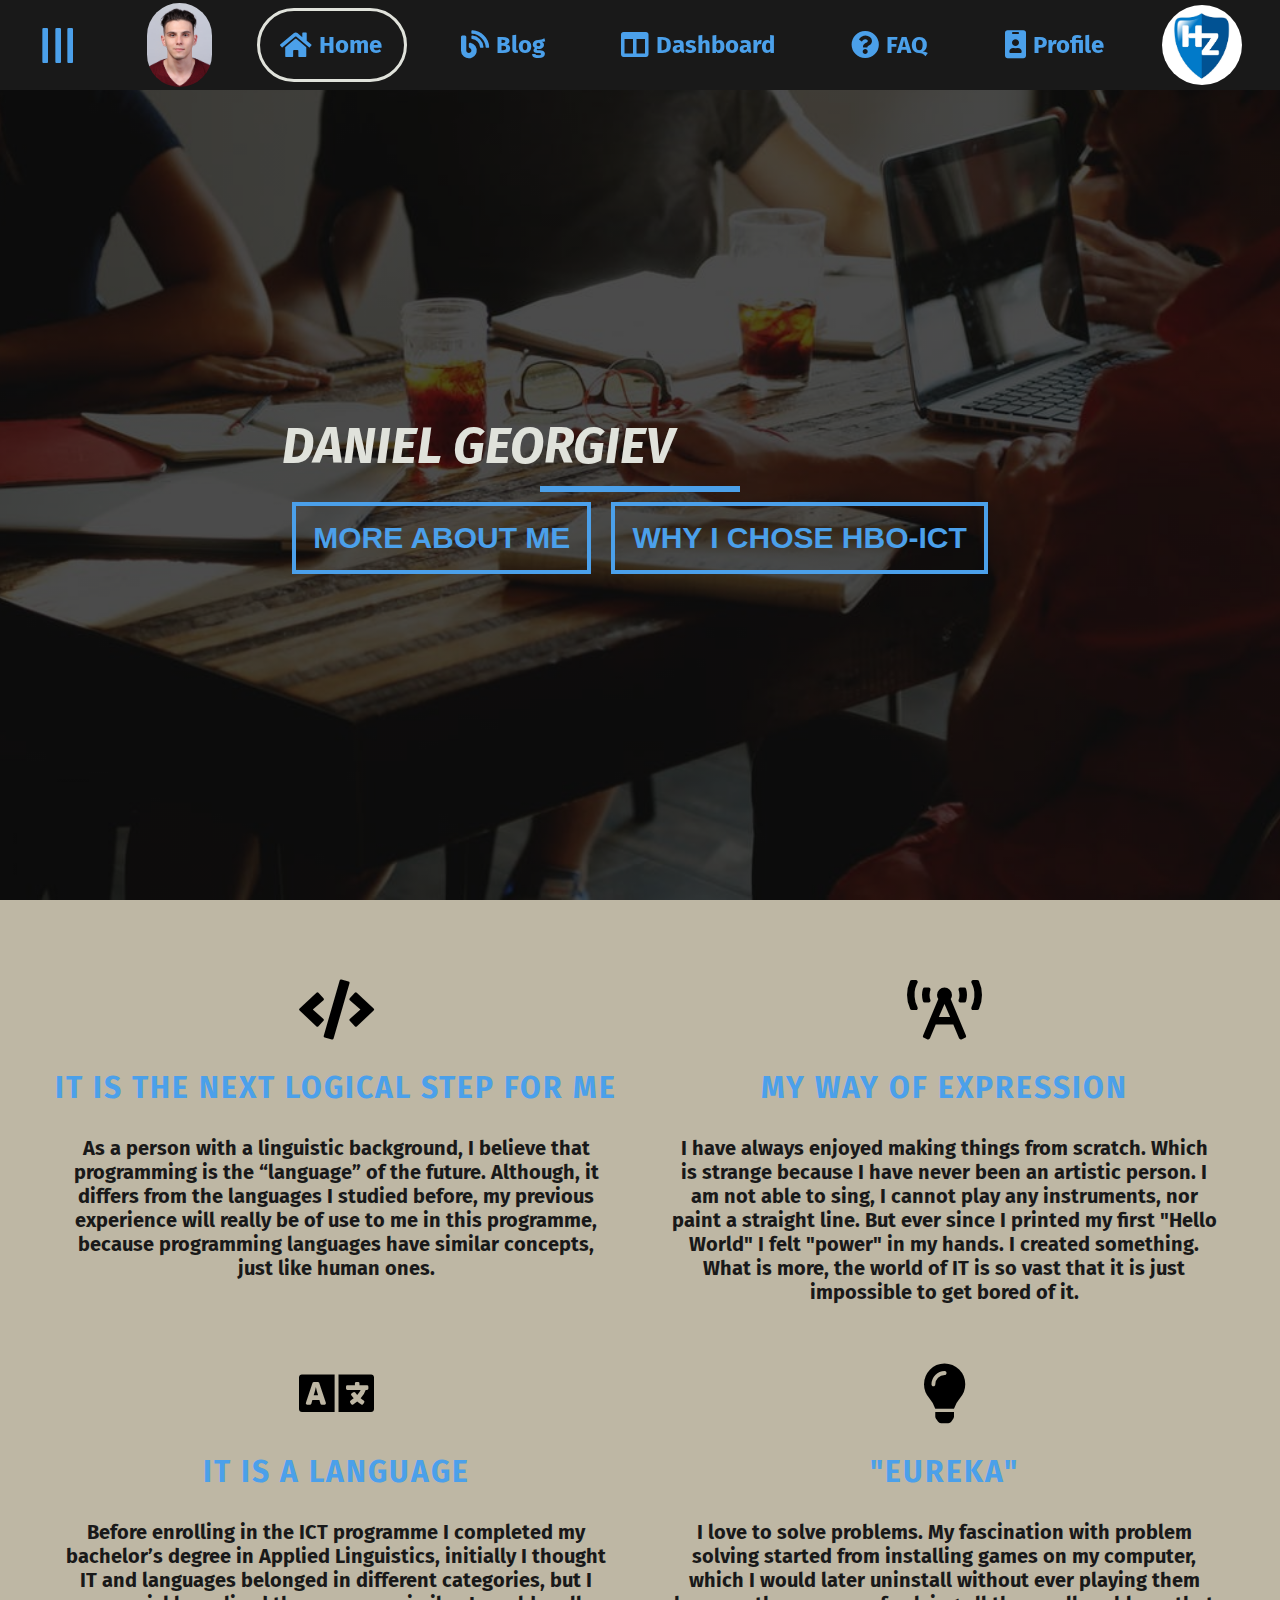
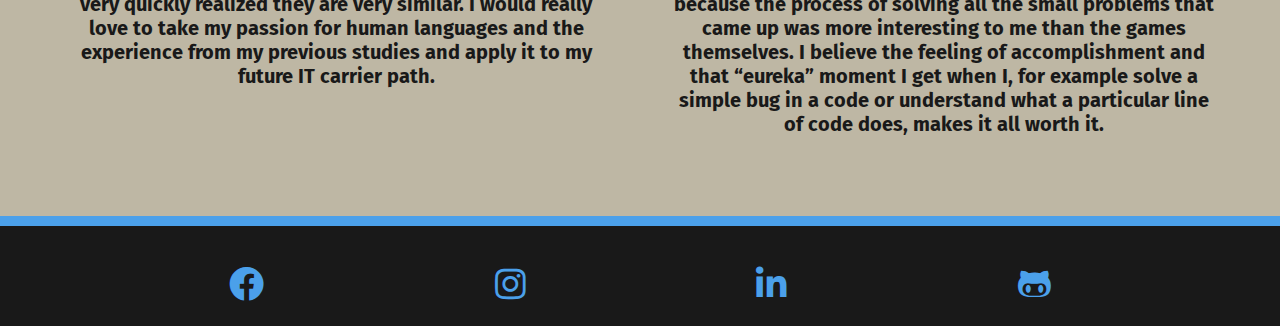
<file: index.html>
<!DOCTYPE html>
<html lang="en">
  <head>
    <meta charset="UTF-8" />
    <meta http-equiv="X-UA-Compatible" content="IE=edge" />
    <meta name="viewport" content="width=device-width, initial-scale=1.0" />
    <title>Index</title>
    

    <!-- CSS -->
    <link rel="stylesheet" href="./styles/main.css">
    <link rel="stylesheet" href="./styles/index.css" />
    <!-- JAVA -->
    <script src="./scripts/main.js"></script>

    <!-- FONTAWESOME -->
    <link rel="stylesheet" href="./fontawesome-free-5.15.4-web/css/all.css" />
  </head>
  
  <body>
    <div class="container">
      <!-- HEADER -->
      <header class="item index-header">
        <!-- nav -->
        <nav>
          <ul class="nav-links">
            <!-- nav button -->
            <li class="nav-btn" onclick="openSideMenu()" >
              <i class="fas fa-bars fa-rotate-270" ></i>
            </li>
            <!-- end of nav button -->
            <li>
              <img src="./images/IMG_9205 G.jpg" class="profile-pic" alt="passport-photo"/>
            </li>
            <li class="active list-item">
              <i class="fas fa-home"></i>
              <a href="./index.html" >Home</a>
            </li>
            <li class="list-item">
              <i class="fas fa-blog"></i>
              </i><a href="./blog.html">Blog</a>
            </li>
            <li class="list-item"> 
              <i class="fas fa-columns"></i>
              <a href="./dashboard.html">Dashboard</a>
            </li>
            <li class="list-item">
              <i class="fas fa-question-circle"></i>
              <a href="./faq.html">FAQ</a>
            </li>
            <li class="list-item">
              <i class="fas fa-id-badge"></i>
              <a href="./profile.html">Profile</a>
            </li>
            <li>
              <a href="https://hz.nl/en " target="_">
                <img src="./images/HZ.jpg" class="hz-logo" alt="HZ-uni-logo" />
              </li>
            </a>
          </ul>
        </nav>
        <!-- end of nav -->
      </header>
      <!--END OF HEADER -->
      
      <!-- SIDEBAR -->
      <section class="item sidebar">
        <div id="menu" class="slidebar">
          <a href="#" class="close" onclick="closeSideMenu()">
            <i class="fas fa-times"></i>
          </a>
          <a href="https://hz.nl/uploads/documents/Regelingen/OERS/2021-2022/HZ-Course-and-Examination-Regulations-2021-2022.pdf" class="sidebar-link" target="_">HBO-ICT CER</a>
          <a href="https://hz.nl/uploads/documents/Regelingen/OERS/2019-2020/2020-2021-ICT-Implementation-Regulations-CER-HZ-DEF1.0.pdf" class="sidebar-link" target="_">HBO-ICT IR</a>
          <a href="https://learn.hz.nl/my/" class="sidebar-link" target="_">HZ Learn</a>
          <a href="https://github.com/geor0014/geor0014.github.io" class="sidebar-link" target="_">GitHub</a>
          <a href="https://teams.microsoft.com/l/channel/19%3a2e2afa0286b04932be16cb8ad2d9d2c0%40thread.skype/General?groupId=95bddebc-a340-4d88-81fc-b80e0bfc70c3&tenantId=4c16deb3-342d-4fca-bcd5-b1429308034c" class="sidebar-link" target="_">Teams</a>
        </div>
      </section>
      <!-- END OFF SIDEBAR -->
      
      <!-- PARAGRAPH 1 -->
      <section class="item para-1">
        <header id="banner">
          <div class="banner-title">
            <h1 class="banner-text">Daniel Georgiev</h1>
            <div class="banner-underline"></div>
            <div class="banner-btn">
              <button type="button"><a href="./profile.html">More About Me</a> </button>
              <button type="button"><a href="index.html#target">Why I chose HBO-ICT</a> </button>
            </div>
          </div>
        </header>
      </section>
      <!-- END OF PARAGRAPH 1 -->

      <!-- PARAGRAPTH 2 -->
      <section class="item para-2" id="target">
        <div id="skills">
        <div class="skills-container">
          <!-- single skill  -->
          <article class="skills-item">
            <i class="fa fa-code"></i>
            <h1>It is the next logical step for me</h1>
            <p>As a person with a linguistic background, I believe that programming is the “language” of the future. Although, it differs from the languages I studied before, my previous experience will really be of use to me in this programme, because programming languages have similar concepts, just like human ones. </p>
          </article>
          <!-- end of   single skill  -->
          <!-- single skill  -->
          <article class="skills-item">
            <i class="fa fa-broadcast-tower"></i>
            <h1>My way of expression</h1>
            <p>I have always enjoyed making things from scratch. Which is strange because I have never been an artistic person. I am not able to sing, I cannot play any instruments, nor paint a straight line. But ever since I printed my first "Hello World" I felt "power" in my hands. I created something. What is more, the world of IT is so vast that it is just impossible to get bored of it. </p>
          </article>
          <!-- end of   single skill  -->
          <!-- single skill  -->
          <article class="skills-item">
            <i class="fa fa-language"></i>
            <h1> It is a language</h1>
            <p>
                Before enrolling in the ICT programme I completed my bachelor’s degree in Applied Linguistics, initially I thought IT and languages belonged in different categories, but I very quickly realized they are very similar. I would really love to take my passion for human languages and the experience from my previous studies and apply it to my future IT carrier path. 
            </p>
          </article>
          <!-- end of   single skill  -->
          <!-- single skill  -->
          <article class="skills-item">
            <i class="fa fa-lightbulb"></i>
            <h1>"Eureka"</h1>
            <p>
              I love to solve problems. My fascination with problem solving started from installing games on my computer, which I would later uninstall without ever playing them because the process of solving all the small problems that came up was more interesting to me than the games themselves. I believe the feeling of accomplishment and that “eureka” moment I get when I, for example solve a simple bug in a code or understand what a particular line of code does, makes it all worth it. 
          </article>
          <!-- end of   single skill  -->
        </div>
    </div>
    <!-- END OF SKILLS  -->
      </section>
      <!-- END OF PARAGRAPTH 2 -->

      <!-- FOOTER -->
      <footer class="item footer">
        <div class="footer-icons">
          <a href="https://www.facebook.com/daniel.cvetanov.92" class="footer-single-icon" target="_">
            <i class="fab fa-facebook"></i>
          </a>
          <a href="https://www.instagram.com/cvetanovdaniel/" target="_" class="footer-single-icon">
            <i class="fab fa-instagram"></i>
          </a>
          <a href="https://www.linkedin.com/in/daniel-georgiev-2171811b5/" target="_" class="footer-single-icon">
            <i class="fab fa-linkedin-in"></i>
          </a>
          <a href="https://github.com/geor0014" target="_" class="footer-single-icon">
            <i class="fab fa-github-alt"></i>
          </a>
        </div>
      </footer>
      <!-- END OF FOOTER -->
    </div>
  </body>
</html>
</file>
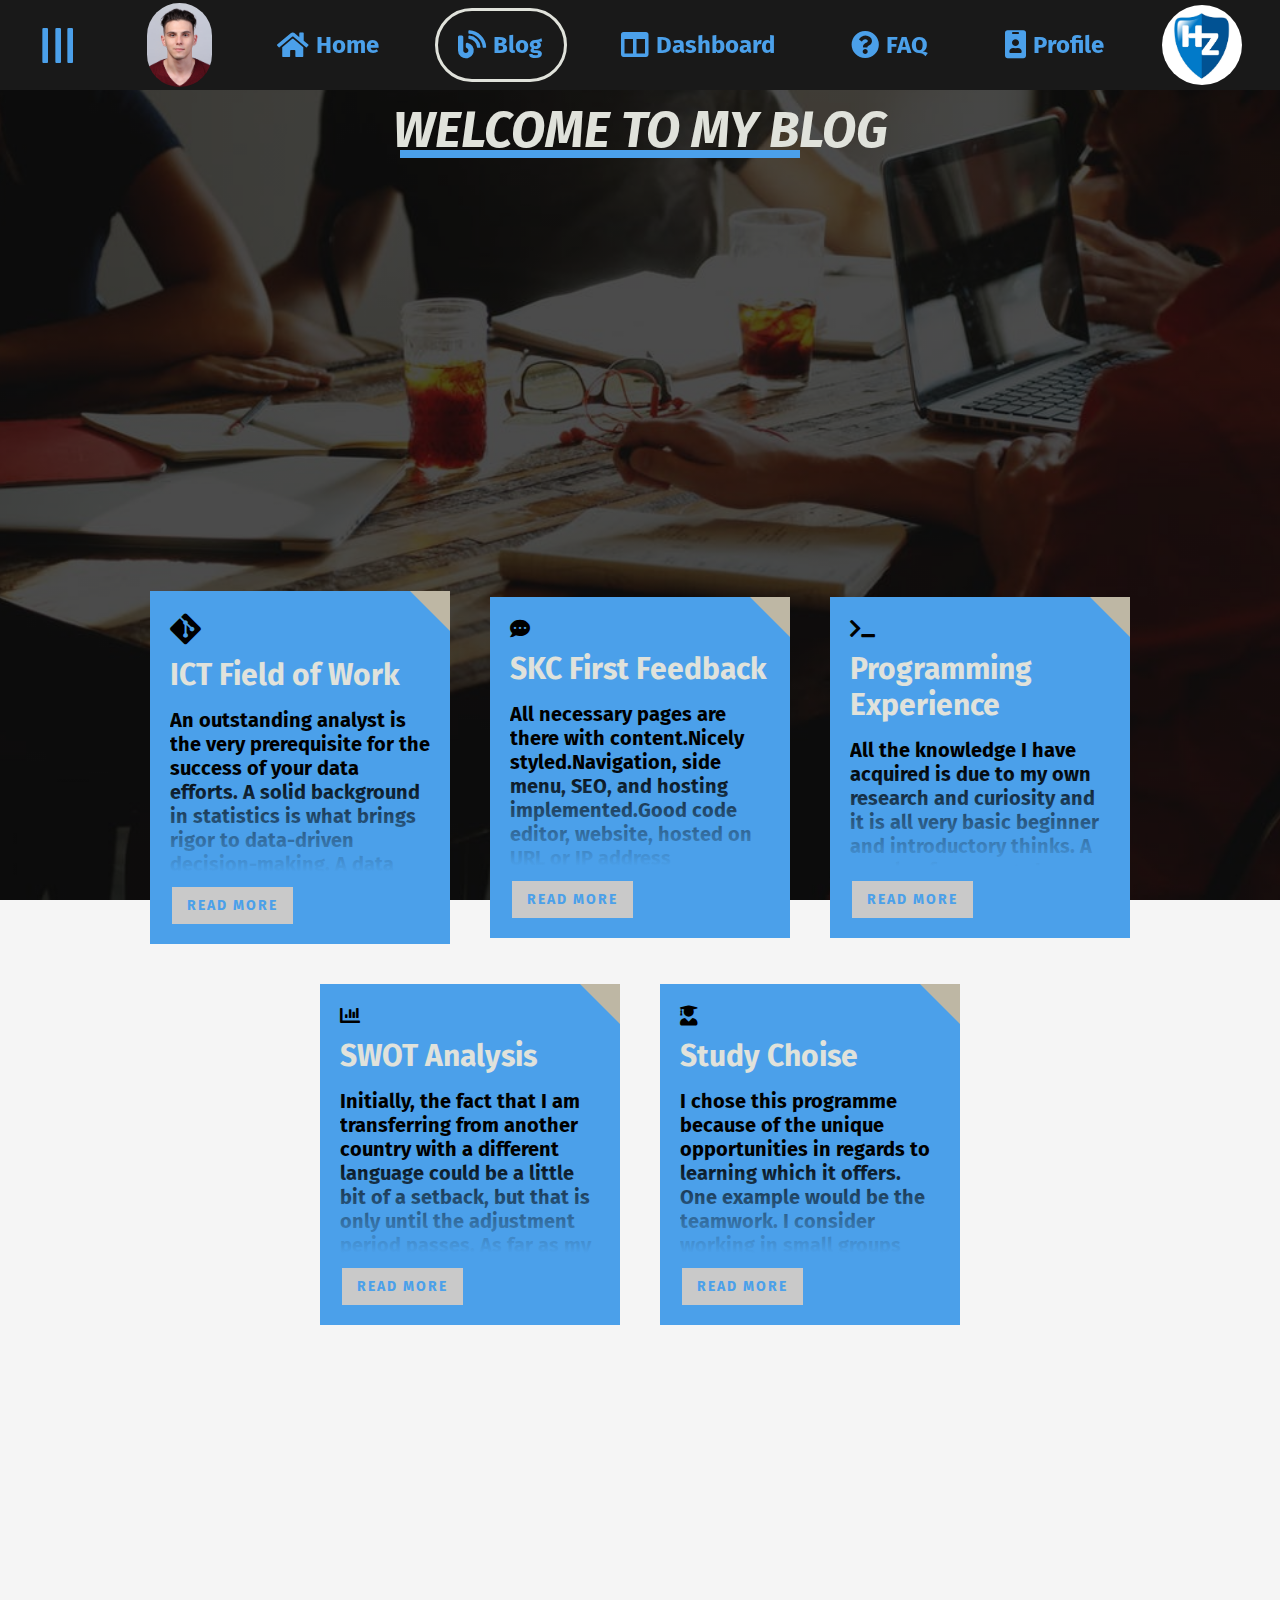
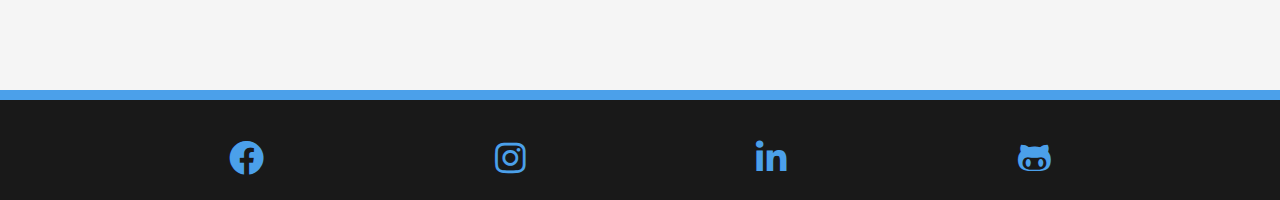
<file: blog.html>
<!DOCTYPE html>
<html lang="en">
  <head>
    <meta charset="UTF-8" />
    <meta http-equiv="X-UA-Compatible" content="IE=edge" />
    <meta name="viewport" content="width=device-width, initial-scale=1.0" />
    <title>Index</title>
    
     <!-- JAVASCRIPT -->
    <script src="./scripts/main.js"></script>
    <!-- CSS -->
    <link rel="stylesheet" href="./styles/main.css">
    <link rel="stylesheet" href="./styles/blog.css" />

    <!-- FONTAWESOME -->
    <link rel="stylesheet" href="./fontawesome-free-5.15.4-web/css/all.css" />
  </head>
  
  <body>
    <div class="container">
      <!-- HEADER -->
      <header class="item index-header">
        <!-- nav -->
        <nav>
          <ul class="nav-links">
            <!-- nav button -->
            <li class="nav-btn" onclick="openSideMenu()" >
              <i class="fas fa-bars fa-rotate-270" ></i>
            </li>
            <!-- end of nav button -->
            <li>
              <img src="./images/IMG_9205 G.jpg" class="profile-pic" />
            </li>
            <li class=" list-item">
              <i class="fas fa-home"></i>
              <a href="./index.html" >Home</a>
            </li>
            <li class="active list-item">
              <i class="fas fa-blog"></i>
              </i><a href="./blog.html">Blog</a>
            </li>
            <li class="list-item"> 
              <i class="fas fa-columns"></i>
              <a href="./dashboard.html">Dashboard</a>
            </li>
            <li class="list-item">
              <i class="fas fa-question-circle"></i>
              <a href="./faq.html">FAQ</a>
            </li>
            <li class="list-item">
              <i class="fas fa-id-badge"></i>
              <a href="./profile.html">Profile</a>
            </li>
            <li>
              <a href="https://hz.nl/en " target="_">
                <img src="./images/HZ.jpg" class="hz-logo" />
              </li>
            </a>
          </ul>
        </nav>
        <!-- end of nav -->
      </header>
      <!--END OF HEADER -->
      
      <!-- SIDEBAR -->
      <section class="item sidebar">
        <div id="menu" class="slidebar">
          <a href="#" class="close" onclick="closeSideMenu()">
            <i class="fas fa-times"></i>
          </a>
          <a href="https://hz.nl/uploads/documents/Regelingen/OERS/2021-2022/HZ-Course-and-Examination-Regulations-2021-2022.pdf" class="sidebar-link" target="_">HBO-ICT CER</a>
          <a href="https://hz.nl/uploads/documents/Regelingen/OERS/2019-2020/2020-2021-ICT-Implementation-Regulations-CER-HZ-DEF1.0.pdf" class="sidebar-link" target="_">HBO-ICT IR</a>
          <a href="https://learn.hz.nl/my/" class="sidebar-link" target="_">HZ Learn</a>
          <a href="https://github.com/geor0014/geor0014.github.io" class="sidebar-link" target="_">GitHub</a>
          <a href="https://teams.microsoft.com/l/channel/19%3a2e2afa0286b04932be16cb8ad2d9d2c0%40thread.skype/General?groupId=95bddebc-a340-4d88-81fc-b80e0bfc70c3&tenantId=4c16deb3-342d-4fca-bcd5-b1429308034c" class="sidebar-link" target="_">Teams</a>
        </div>
      </section>
      <!-- END OFF SIDEBAR -->
      
      <!-- PARAGRAPH 1 -->
      <section class="item para-1">
            <h1 class="banner-text">Welcome To My Blog</h1>
             <div class="banner-underline"></div>
        <header id="banner">
          <div class="blog-content">
            <!-- one blog -->
            <div class="card">
              <div class="icon">
                <i class="fab fa-git-alt"></i>
              </div>
              <div class="content">
                <h3>ICT Field of Work</h3>
                <p>An outstanding analyst is the very prerequisite for the success of your data efforts. A solid background in statistics is what brings rigor to data-driven decision-making. A data analyst looks at industry data to answer business-relevant questions and delivers these answers to the relevant teams. Data analysts transform large data sets, form hypotheses, and communicate these to business decision-makers. So they need to demonstrate a strong sense of the processes taking place beyond the data.</p>
              </div>
                  <a href="./blog-posts/ict-fw.html" class="read-more"></a>
            </div>
            <!-- end of one blog -->
            <!-- one blog -->
            <div class="card">
              <div class="icon">
                <i class="fas fa-comment-dots"></i>
              </div>
              <div class="content">
                <h3>SKC First Feedback</h3>
                <p>All necessary pages are there with content.Nicely styled.Navigation, side menu, SEO, and hosting implemented.Good code editor, website, hosted on URL or IP address</p>
              </div>
                <a href="./blog-posts/first-fb.html" class="read-more"></a>
            </div>
            <!-- end of one blog -->
            <!-- one blog -->
            <div class="card">
              <div class="icon">
                <i class="fas fa-terminal"></i>
              </div>
              <div class="content">
                  <h3>Programming Experience</h3>
                <p>All the knowledge I have acquired is due to my own research and curiosity and it is all very basic beginner and introductory thinks. A couple of years ago I started to watch the CS50: Introduction to Computer Science by Harvard University, which really piqued my curiosity and from there I started watching online videos (Beginner Guides/Introduction Courser etc.) mostly in Python and JS. Again, all very basic and beginner-level content, but I must say it really fascinates me and I definitely am eager to learn more.</p>
              </div>
              <a href="./blog-posts/prog-exp.html" class="read-more"></a>
            </div>
            <!-- end of one blog -->
            <!-- one blog -->
            <div class="card">
              <div class="icon">
                <i class="fas fa-chart-bar"></i>
              </div>
              <div class="content">
                <h3>SWOT Analysis</h3>
                <p>  Initially, the fact that I am transferring from another country with a different language could be a little bit of a setback, but that is only until the adjustment period passes.  As far as my weaknesses, I am aware that they may cause me some inconveniences in my studies, but I firmly believe that they will not impede me in any way whatsoever to achieve my goals</p>
              </div>
              <a href="./blog-posts/swot-a.html" class="read-more"></a>
            </div>
            <!-- end of one blog -->
            <!-- one blog -->
            <div class="card">
              <div class="icon">
                <i class="fas fa-user-graduate"></i>
              </div>
              <div class="content">
                <h3>Study Choise</h3>
                <p>I chose this programme because of the unique opportunities in regards to learning which it offers. One example would be the teamwork. I consider working in small groups and helping each other something very valuable. Myself being a person without a dense programming background, the possibility to turn to some of my more experienced fellow students sounds very study-friendly. Another reason is the "apply what you learn" logic which this programme follows. In this field especially, putting theory into practice is a great way to learn and understand.</p>
              </div>
              <a href="./blog-posts/study-ch.html" class="read-more"></a>
            </div>
            <!-- end of one blog -->
            <!-- one blog -->
            <!-- <div class="card">
              <div class="icon">
                <i class="fas fa-home "></i>
              </div>
              <div class="content">
                <h3>My Expectations</h3>
                <p>Lorem ipsum dolor sit amet consectetur adipisicing elit. Atque sequi quibusdam excepturi eligendi minima tempore eaque animi soluta velit odit delectus officia, nobis illo. Nihil, odio qui, omnis possimus tempora ipsa id repellat molestiae voluptates quaerat, odit enim quo distinctio. Molestias eligendi, omnis ducimus voluptates accusamus maxime ad fugiat facere nobis, sunt tempore, vero quo aspernatur. Itaque error eligendi, aliquam nulla doloremque nemo dolores impedit odit accusantium ex! Voluptatibus quod deserunt itaque placeat. Maxime harum dolorum dignissimos inventore, enim culpa ullam eos quasi aliquam ea dolores architecto mollitia exercitationem optio incidunt ex. Doloremque, tempore. Natus quo modi sit adipisci laborum?</p>
              </div>
              <a href="" class="read-more"></a>
            </div> -->
            <!-- end of one blog -->
           
          </div>
        </header>
      </section>
      <!-- END OF PARAGRAPH 1 -->


     <!-- FOOTER -->
      <footer class="item footer">
        <div class="footer-icons">
          <a href="https://www.facebook.com/daniel.cvetanov.92" class="footer-single-icon" target="_">
            <i class="fab fa-facebook"></i>
          </a>
          <a href="https://www.instagram.com/cvetanovdaniel/" target="_" class="footer-single-icon">
            <i class="fab fa-instagram"></i>
          </a>
          <a href="https://www.linkedin.com/in/daniel-georgiev-2171811b5/" target="_" class="footer-single-icon">
            <i class="fab fa-linkedin-in"></i>
          </a>
          <a href="https://github.com/geor0014" target="_" class="footer-single-icon">
            <i class="fab fa-github-alt"></i>
          </a>
        </div>
      </footer>
      <!-- END OF FOOTER -->
    </div>
  </body>
</html>
</file>
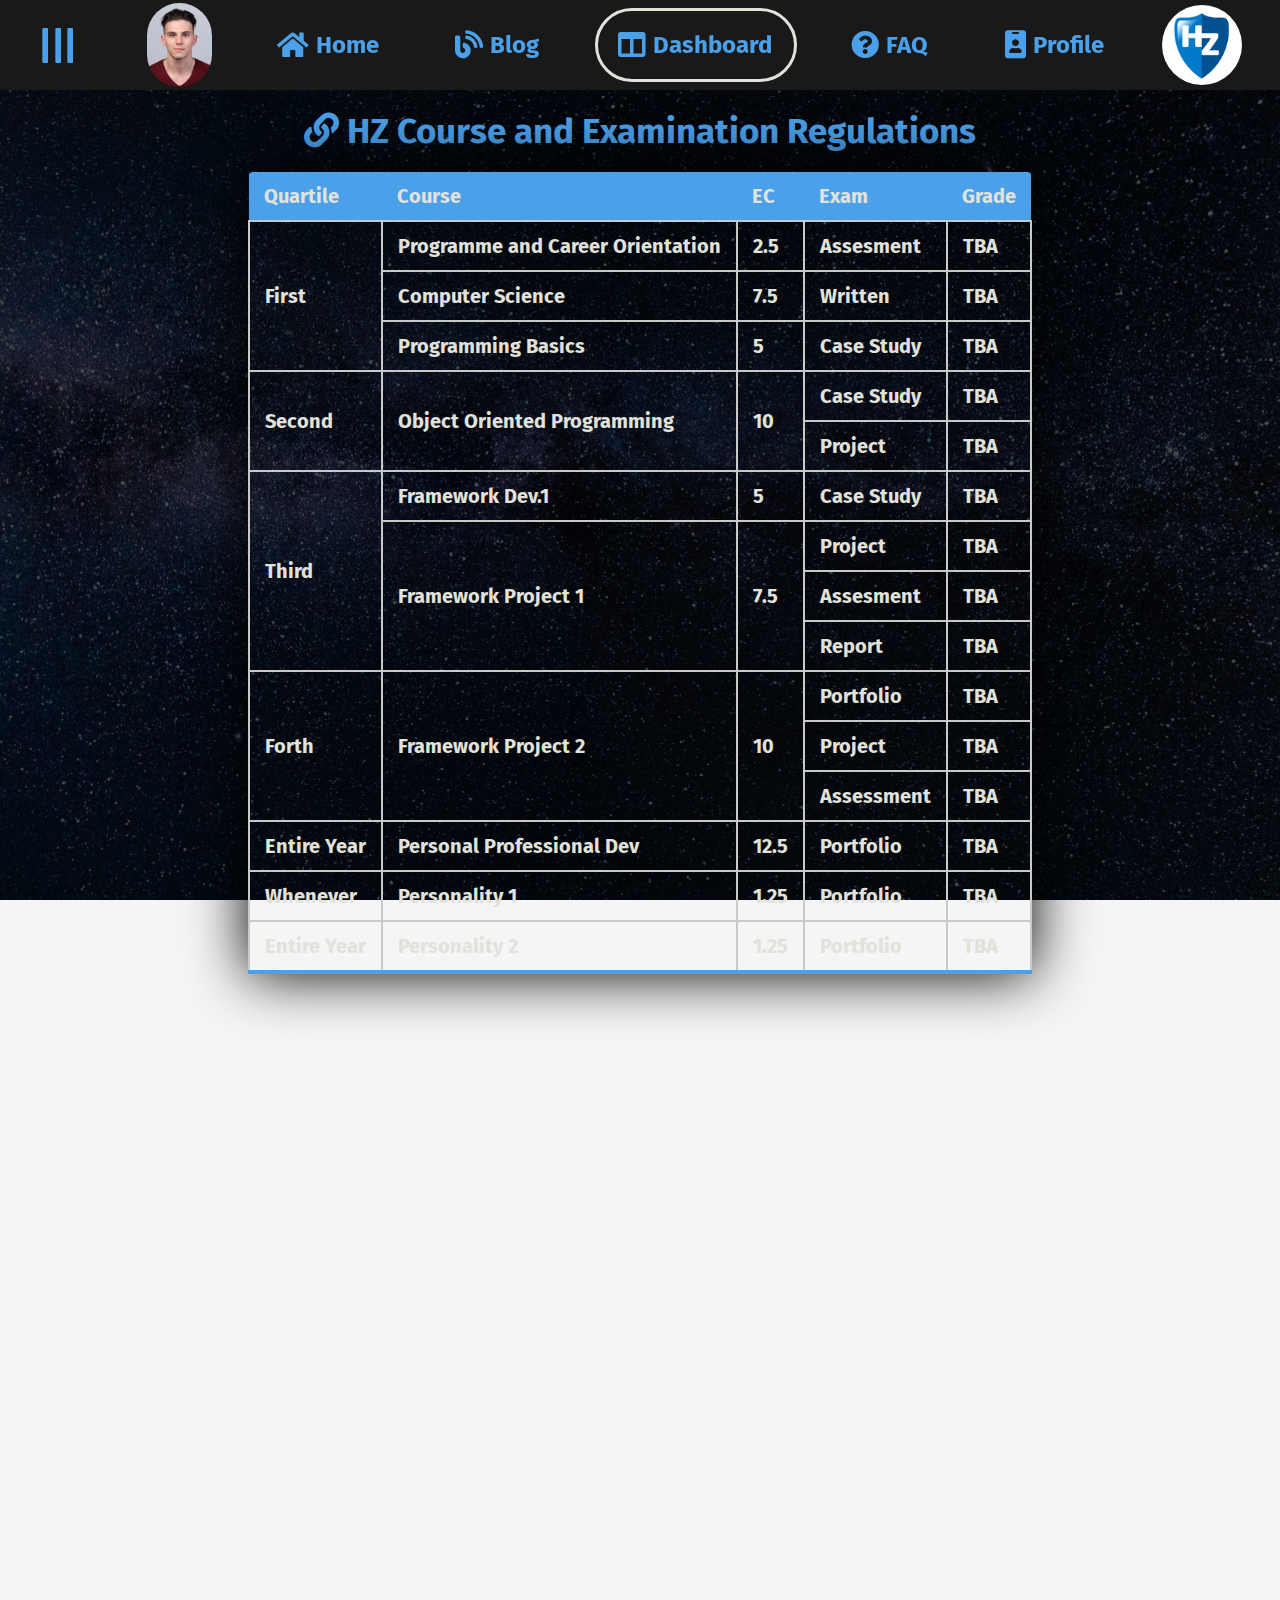
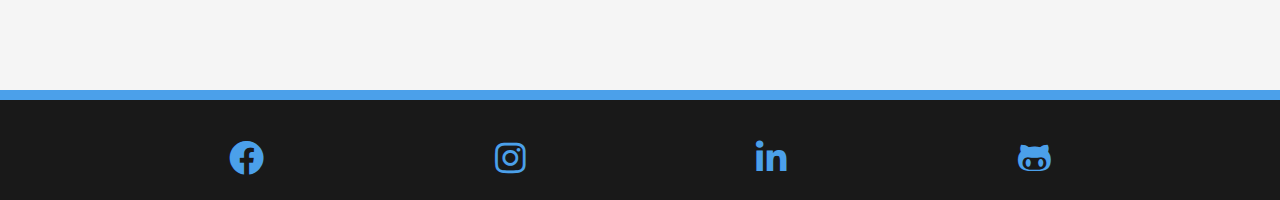
<file: dashboard.html>
<!DOCTYPE html>
<html lang="en">
  <head>
    <meta charset="UTF-8" />
    <meta http-equiv="X-UA-Compatible" content="IE=edge" />
    <meta name="viewport" content="width=device-width, initial-scale=1.0" />
    <title>Index</title>
    

   <!-- JAVASCRIPT -->
    <script src="./scripts/main.js"></script>
    <!-- CSS -->
    <link rel="stylesheet" href="./styles/main.css">
    <link rel="stylesheet" href="./styles/dashboard.css" />

    <!-- FONTAWESOME -->
    <link rel="stylesheet" href="./fontawesome-free-5.15.4-web/css/all.css" />
  </head>
  
  <body>
    <div class="container">
      <!-- HEADER -->
      <header class="item index-header">
        <!-- nav -->
        <nav>
          <ul class="nav-links">
            <!-- nav button -->
            <li class="nav-btn" onclick="openSideMenu()" >
              <i class="fas fa-bars fa-rotate-270" ></i>
            </li>
            <!-- end of nav button -->
            <li>
              <img src="./images/IMG_9205 G.jpg" class="profile-pic" />
            </li>
            <li class=" list-item">
              <i class="fas fa-home"></i>
              <a href="./index.html" >Home</a>
            </li>
            <li class="list-item">
              <i class="fas fa-blog"></i>
              </i><a href="./blog.html">Blog</a>
            </li>
            <li class="active list-item"> 
              <i class="fas fa-columns"></i>
              <a href="./dashboard.html">Dashboard</a>
            </li>
            <li class="list-item">
              <i class="fas fa-question-circle"></i>
              <a href="./faq.html">FAQ</a>
            </li>
            <li class="list-item">
              <i class="fas fa-id-badge"></i>
              <a href="./profile.html">Profile</a>
            </li>
            <li>
              <a href="https://hz.nl/en " target="_">
                <img src="./images/HZ.jpg" class="hz-logo" />
              </li>
            </a>
          </ul>
        </nav>
        <!-- end of nav -->
      </header>
      <!--END OF HEADER -->
      
      <!-- SIDEBAR -->
      <section class="item sidebar">
        <div id="menu" class="slidebar">
          <a href="#" class="close" onclick="closeSideMenu()">
            <i class="fas fa-times"></i>
          </a>
          <a href="https://hz.nl/uploads/documents/Regelingen/OERS/2021-2022/HZ-Course-and-Examination-Regulations-2021-2022.pdf" class="sidebar-link" target="_">HBO-ICT CER</a>
          <a href="https://hz.nl/uploads/documents/Regelingen/OERS/2019-2020/2020-2021-ICT-Implementation-Regulations-CER-HZ-DEF1.0.pdf" class="sidebar-link" target="_">HBO-ICT IR</a>
          <a href="https://learn.hz.nl/my/" class="sidebar-link" target="_">HZ Learn</a>
          <a href="https://github.com/geor0014/geor0014.github.io" class="sidebar-link" target="_">GitHub</a>
          <a href="https://teams.microsoft.com/l/channel/19%3a2e2afa0286b04932be16cb8ad2d9d2c0%40thread.skype/General?groupId=95bddebc-a340-4d88-81fc-b80e0bfc70c3&tenantId=4c16deb3-342d-4fca-bcd5-b1429308034c" class="sidebar-link" target="_">Teams</a>
        </div>
      </section>
      <!-- END OFF SIDEBAR -->
      
      <!-- PARAGRAPH 1 -->
      <section class="item para-1">
        <a href="https://hz.nl/uploads/documents/Regelingen/EN/OER-HZ-2019-2020werkdocv2018-05-17DEF_ENGELS-AC-29112019.pdf" target="_" class="nbsa"> 
          <h1> <i class="fas fa-link"></i> HZ Course and Examination Regulations</h1>
        </a>
        <div class="table-container">
          <table class="content-table">
            <thead class="border-head">
              <tr>
                <th>Quartile</th>
                <th>Course</th>
                <th>EC</th>
                <th>Exam</th>
                <th>Grade</th>
              </tr>
            </thead>
            <tbody>
              <tr >
                <td class="quartile" rowspan="5">First</td>
                <td rowspan="2">Programme and Career Orientation</td>
                <td>2.5</td>
                <td>Assesment</td>
                <td>TBA</td>
              </tr>
              <tr></tr>
              <tr>
                <td rowspan="2">Computer Science</td>
                <td>7.5</td>
                <td>Written</td>
                <td>TBA</td>
              </tr>
              <tr></tr>
              <tr>
                <td>Programming Basics</td>
                <td>5</td>
                <td>Case Study</td>
                <td>TBA</td>
              </tr>
              <tr>
                <td class="quartile" rowspan="2">Second</td>
                <td rowspan="2">Object Oriented Programming</td>
                <td rowspan="2">10</td>
                <td>Case Study</td>
                <td>TBA</td>
              </tr>
              <tr >
                <td>Project</td>
                <td>TBA</td>
              </tr>
              <tr>
                <td class="quartile" rowspan="4">Third</td>
                <td>Framework Dev.1</td>
                <td>5</td>
                <td>Case Study</td>
                <td>TBA</td>
              </tr>
              <tr>
                <td rowspan="3">Framework Project 1</td>
                <td rowspan="3">7.5</td>
                <td>Project</td>
                <td>TBA</td>
              </tr>
              <tr>
                <td>Assesment</td>
                <td>TBA</td>
              </tr>
              <tr >
                <td>Report</td>
                <td>TBA</td>
              </tr>
              <tr>
                <td class="quartile" rowspan="4">Forth</td>
                <td rowspan="4">Framework Project 2</td>
              </tr>
              <tr>
                <td rowspan="3">10</td>
                <td>Portfolio</td>
                <td>TBA</td>
              </tr>
              <tr>
                <td>Project</td>
                <td>TBA</td>
              </tr>
              <tr>
                <td>Assessment</td>
                <td>TBA</td>
              </tr>
              <tr >
                <td>Entire Year</td>
                <td>Personal Professional Dev</td>
                <td>12.5</td>
                <td>Portfolio</td>
                <td>TBA</td>
              </tr>
              <tr >
                <td>Whenever</td>
                <td>Personality 1</td>
                <td>1.25</td>
                <td>Portfolio</td>
                <td>TBA</td>
              </tr>
              <tr >
                <td>Entire Year</td>
                <td>Personality 2</td>
                <td>1.25</td>
                <td>Portfolio</td>
                <td>TBA</td>
              </tr>
          </tbody>
           </table>
           </div>
           </section>
  <!-- END OF PARAGRAPH 1 -->

  
  
 <!-- FOOTER -->
      <footer class="item footer">
        <div class="footer-icons">
          <a href="https://www.facebook.com/daniel.cvetanov.92" class="footer-single-icon" target="_">
            <i class="fab fa-facebook"></i>
          </a>
          <a href="https://www.instagram.com/cvetanovdaniel/" target="_" class="footer-single-icon">
            <i class="fab fa-instagram"></i>
          </a>
          <a href="https://www.linkedin.com/in/daniel-georgiev-2171811b5/" target="_" class="footer-single-icon">
            <i class="fab fa-linkedin-in"></i>
          </a>
          <a href="https://github.com/geor0014" target="_" class="footer-single-icon">
            <i class="fab fa-github-alt"></i>
          </a>
        </div>
      </footer>
      <!-- END OF FOOTER -->
    </div>
  </body>
</html>
</file>
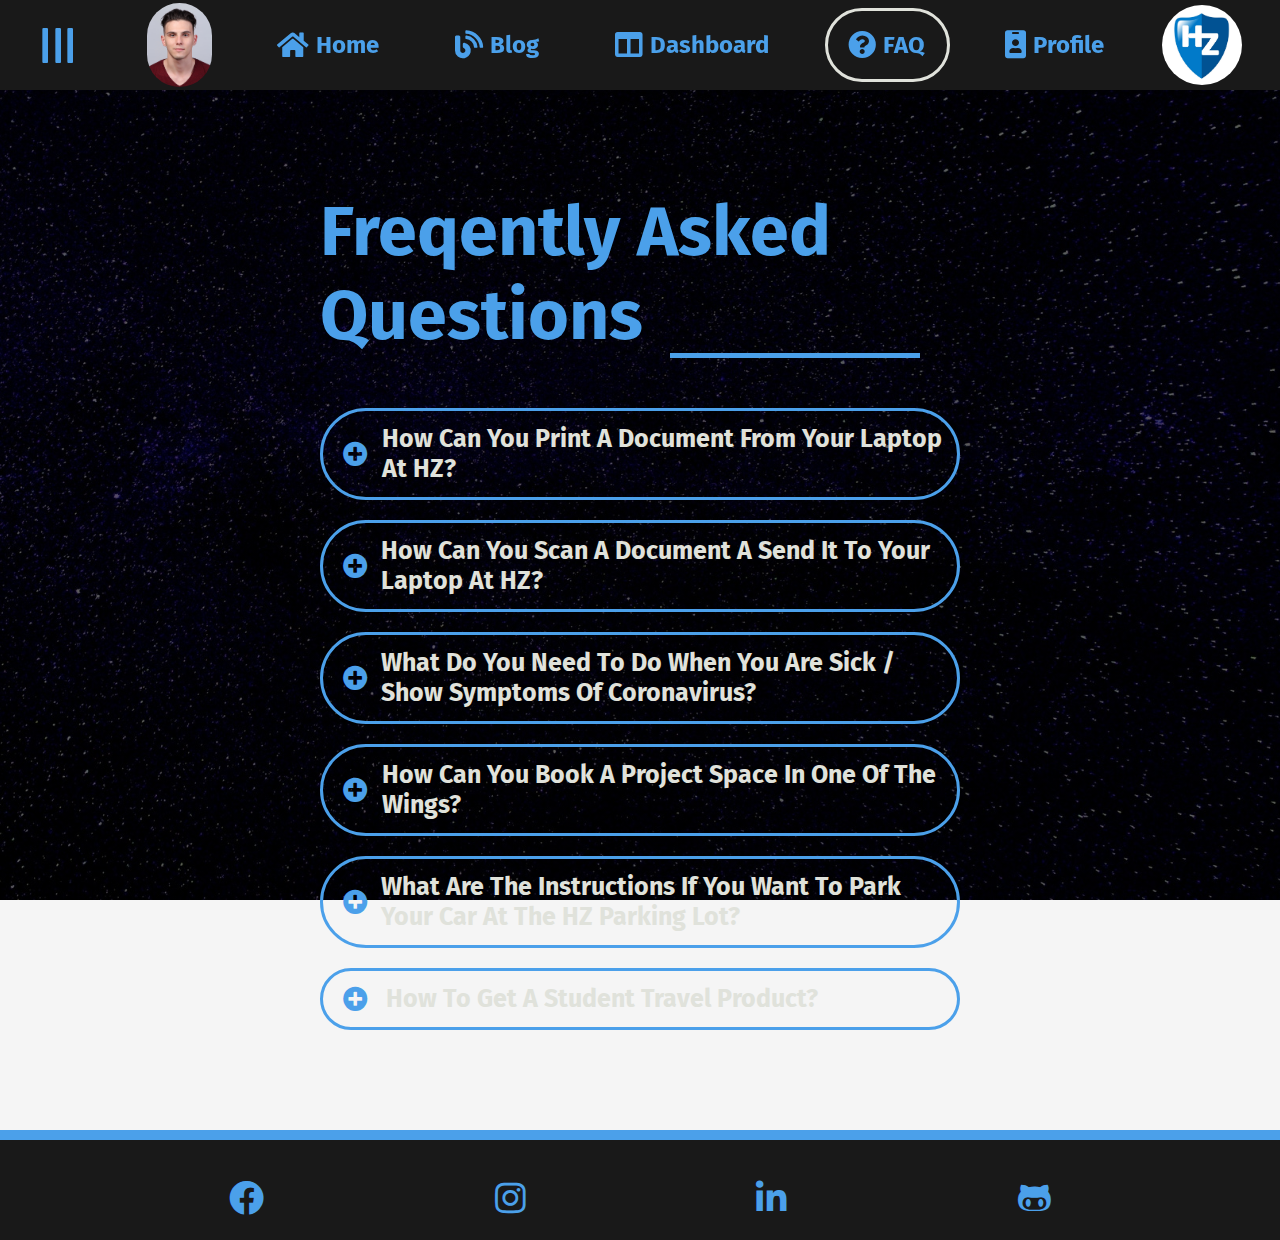
<file: faq.html>
<!DOCTYPE html>
<html lang="en">
  <head>
    <meta charset="UTF-8" />
    <meta http-equiv="X-UA-Compatible" content="IE=edge" />
    <meta name="viewport" content="width=device-width, initial-scale=1.0" />
    <title>Index</title>
    
    <!-- JAVASCRIPT -->
    <script src="./scripts/main.js"></script>
    <!-- CSS -->
    <link rel="stylesheet" href="./styles/main.css">
    <link rel="stylesheet" href="./styles/faq..css" />

    <!-- FONTAWESOME -->
    <link rel="stylesheet" href="./fontawesome-free-5.15.4-web/css/all.css" />
  </head>
  
  <body>
    <div class="container">
      <!-- HEADER -->
      <header class="item index-header">
        <!-- nav -->
        <nav>
          <ul class="nav-links">
            <!-- nav button -->
            <li class="nav-btn" onclick="openSideMenu()" >
              <i class="fas fa-bars fa-rotate-270" ></i>
            </li>
            <!-- end of nav button -->
            <li>
              <img src="./images/IMG_9205 G.jpg" class="profile-pic" />
            </li>
            <li class=" list-item">
              <i class="fas fa-home"></i>
              <a href="./index.html" >Home</a>
            </li>
            <li class="list-item">
              <i class="fas fa-blog"></i>
              </i><a href="./blog.html">Blog</a>
            </li>
            <li class="list-item"> 
              <i class="fas fa-columns"></i>
              <a href="./dashboard.html">Dashboard</a>
            </li>
            <li class="active list-item">
              <i class="fas fa-question-circle"></i>
              <a href="./faq.html">FAQ</a>
            </li>
            <li class="list-item">
              <i class="fas fa-id-badge"></i>
              <a href="./profile.html">Profile</a>
            </li>
            <li>
              <a href="https://hz.nl/en " target="_">
                <img src="./images/HZ.jpg" class="hz-logo" />
              </li>
            </a>
          </ul>
        </nav>
        <!-- end of nav -->
      </header>
      <!--END OF HEADER -->
      
      <!-- SIDEBAR -->
      <section class="item sidebar">
        <div id="menu" class="slidebar">
          <a href="#" class="close" onclick="closeSideMenu()">
            <i class="fas fa-times"></i>
          </a>
          <a href="https://hz.nl/uploads/documents/Regelingen/OERS/2021-2022/HZ-Course-and-Examination-Regulations-2021-2022.pdf" class="sidebar-link" target="_">HBO-ICT CER</a>
          <a href="https://hz.nl/uploads/documents/Regelingen/OERS/2019-2020/2020-2021-ICT-Implementation-Regulations-CER-HZ-DEF1.0.pdf" class="sidebar-link" target="_">HBO-ICT IR</a>
          <a href="https://learn.hz.nl/my/" class="sidebar-link" target="_">HZ Learn</a>
          <a href="https://github.com/geor0014/geor0014.github.io" class="sidebar-link" target="_">GitHub</a>
          <a href="https://teams.microsoft.com/l/channel/19%3a2e2afa0286b04932be16cb8ad2d9d2c0%40thread.skype/General?groupId=95bddebc-a340-4d88-81fc-b80e0bfc70c3&tenantId=4c16deb3-342d-4fca-bcd5-b1429308034c" class="sidebar-link" target="_">Teams</a>
        </div>
      </section>
      <!-- END OFF SIDEBAR -->
      
      <!-- PARAGRAPH 1 -->
      <section class="item para-1">
        <div id="faq-container">
         <h2>Freqently Asked Questions</h2>
        <!-- one question -->
        <div class="accordion">
          <div class="icon"><i class="fas fa-plus-circle"></i></div>
          <h5>How can you print a document from your laptop at HZ?</h5>
        </div>
        <div class="panel">
          <p>By Simply connecting to one of the printers at school.</p>
        </div>
        <!-- end of one question -->
        <!-- one question -->
        <div class="accordion">
          <div class="icon"><i class="fas fa-plus-circle"></i></div>
          <h5>How can you scan a document a send it to your laptop at HZ?</h5>
        </div>
        <div class="panel">
          <p>Use the same printer, scan your paper and it should added on yourpc if you do it right.</p>
        </div>
        <!-- end of one question -->
        <!-- one question -->
        <div class="accordion">
          <div class="icon"><i class="fas fa-plus-circle"></i></div>
          <h5>What do you need to do when you are sick / show symptoms of coronavirus?</h5>
        </div>
        <div class="panel">
          <p>Contact the teachers/helpdesk at school and stay home. Follow the lessons on stream to compensate for that unusual sickness.</p>
        </div>
        <!-- end of one question -->
        <!-- one question -->
        <div class="accordion">
          <div class="icon"><i class="fas fa-plus-circle"></i></div>
          <h5>How can you book a project space in one of the wings?</h5>
        </div>
        <div class="panel">
          <p>You can book a room on the HZ page after logging in by pressing the Selfservice Portal, it should be easy from thereon out.</p>
        </div>
        <!-- end of one question -->
        <!-- one question -->
        <div class="accordion">
          <div class="icon"><i class="fas fa-plus-circle"></i></div>
          <h5>What are the instructions if you want to park your car at the HZ parking lot?</h5>
        </div>
        <div class="panel">
          <p>You must park your car "across the road", at the parking lot of the former PEZM.</p>
        </div>
        <!-- end of one question -->
        <!-- one question -->
        <div class="accordion">
          <div class="icon"><i class="fas fa-plus-circle"></i></div>
          <h5>How to get a Student travel product?</h5>
        </div>
        <div class="panel">
          <p>On DUO you can find all the information you need and the requirements for it.</p>
        </div>
        <!-- end of one question -->
        </div>
      </section>
      <!-- END OF PARAGRAPH 1 -->

      <!-- FOOTER -->
      <footer class="item footer">
        <div class="footer-icons">
          <a href="https://www.facebook.com/daniel.cvetanov.92" class="footer-single-icon" target="_">
            <i class="fab fa-facebook"></i>
          </a>
          <a href="https://www.instagram.com/cvetanovdaniel/" target="_" class="footer-single-icon">
            <i class="fab fa-instagram"></i>
          </a>
          <a href="https://www.linkedin.com/in/daniel-georgiev-2171811b5/" target="_" class="footer-single-icon">
            <i class="fab fa-linkedin-in"></i>
          </a>
          <a href="https://github.com/geor0014" target="_" class="footer-single-icon">
            <i class="fab fa-github-alt"></i>
          </a>
        </div>
      </footer>
      <!-- END OF FOOTER -->
    </div>
    <script src="./scripts/faq.js"></script>
  </body>
</html>
</file>
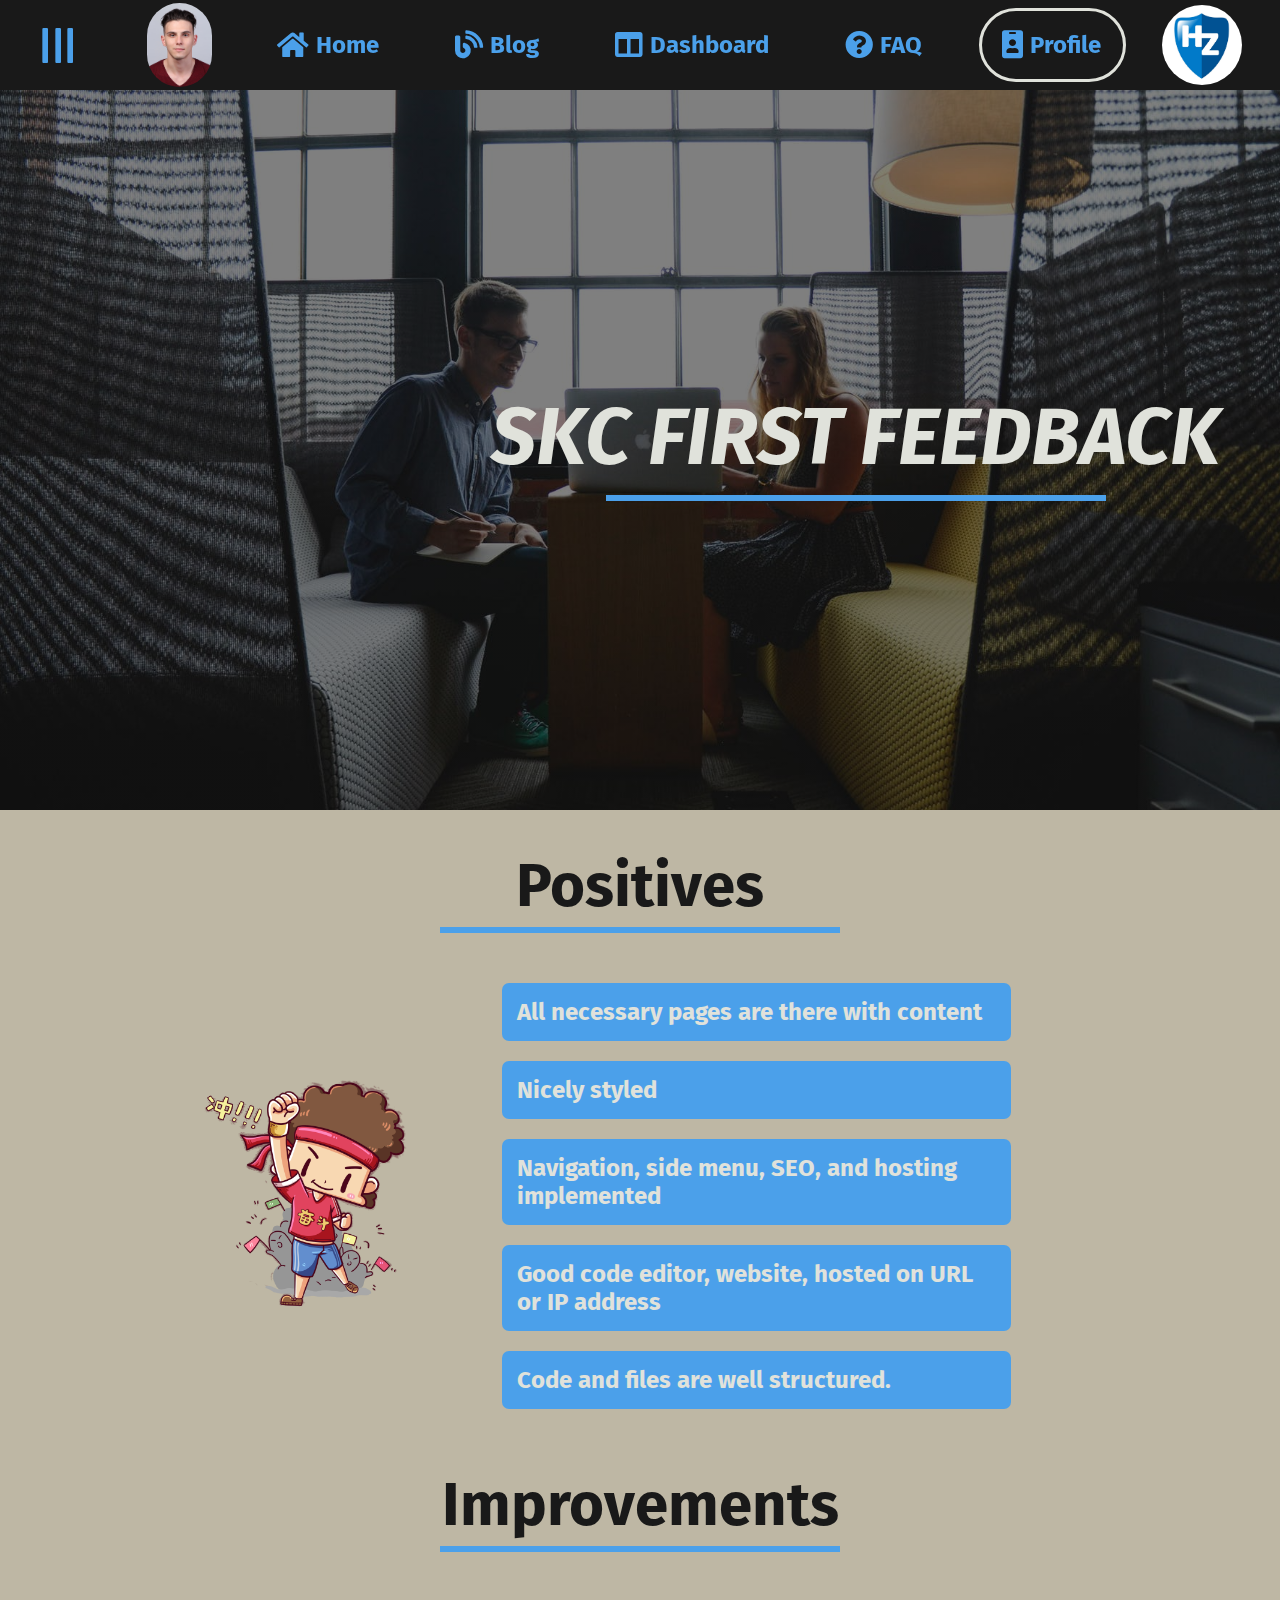
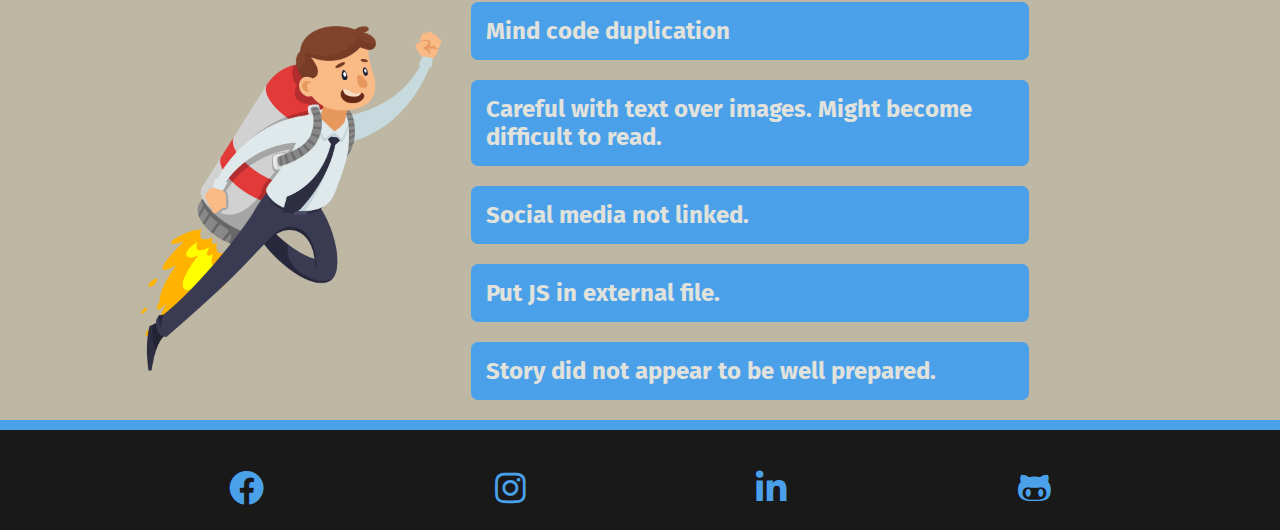
<file: blog-posts/first-fb.html>
<!DOCTYPE html>
<html lang="en">
  <head>
    <meta charset="UTF-8" />
    <meta http-equiv="X-UA-Compatible" content="IE=edge" />
    <meta name="viewport" content="width=device-width, initial-scale=1.0" />
    <title>Index</title>
    
    <!-- JAVASCRIPT -->

    <script>
    function openSideMenu(){
      document.getElementById("menu").style.width = "200px"
      document.getElementsByClassName("sidebar").style.marginLeft = "200px"
    }
    function closeSideMenu(){
      document.getElementById("menu").style.width = "0"
      document.getElementsByClassName("sidebar").style.marginLeft = "0"
    }
    </script>
    
    <!-- CSS -->
    <link rel="stylesheet" href="./styles/first-fb.css" />
    <link rel="stylesheet" href="./styles/main.css" />

    <!-- FONTAWESOME -->
    <link rel="stylesheet" href="../fontawesome-free-5.15.4-web/css/all.css" />
  </head>
  
  <body>
    <div class="container">
      <!-- HEADER -->
      <header class="item index-header">
        <!-- nav -->
        <nav>
          <ul class="nav-links">
            <!-- nav button -->
            <li class="nav-btn" onclick="openSideMenu()" >
              <i class="fas fa-bars fa-rotate-270" ></i>
            </li>
            <!-- end of nav button -->
            <li>
              <img src="../images/IMG_9205 G.jpg" class="profile-pic" />
            </li>
            <li class=" list-item">
              <i class="fas fa-home"></i>
              <a href="../index.html" >Home</a>
            </li>
            <li class="list-item">
              <i class="fas fa-blog"></i>
              </i><a href="../blog.html">Blog</a>
            </li>
            <li class="list-item"> 
              <i class="fas fa-columns"></i>
              <a href="../dashboard.html">Dashboard</a>
            </li>
            <li class="list-item">
              <i class="fas fa-question-circle"></i>
              <a href="../faq.html">FAQ</a>
            </li>
            <li class="active list-item">
              <i class="fas fa-id-badge"></i>
              <a href="../profile.html">Profile</a>
            </li>
            <li>
              <a href="https://hz.nl/en " target="_">
                <img src="../images/HZ.jpg" class="hz-logo" />
              </li>
            </a>
          </ul>
        </nav>
        <!-- end of nav -->
      </header>
      <!--END OF HEADER -->
      
      <!-- SIDEBAR -->
      <section class="item sidebar">
        <div id="menu" class="slidebar">
          <a href="#" class="close" onclick="closeSideMenu()">
            <i class="fas fa-times"></i>
          </a>
          <a href="https://hz.nl/uploads/documents/Regelingen/OERS/2021-2022/HZ-Course-and-Examination-Regulations-2021-2022.pdf" class="sidebar-link" target="_">HBO-ICT CER</a>
          <a href="https://hz.nl/uploads/documents/Regelingen/OERS/2019-2020/2020-2021-ICT-Implementation-Regulations-CER-HZ-DEF1.0.pdf" class="sidebar-link" target="_">HBO-ICT IR</a>
          <a href="https://learn.hz.nl/my/" class="sidebar-link" target="_">HZ Learn</a>
          <a href="https://github.com/geor0014/geor0014.github.io" class="sidebar-link" target="_">GitHub</a>
          <a href="https://teams.microsoft.com/l/channel/19%3a2e2afa0286b04932be16cb8ad2d9d2c0%40thread.skype/General?groupId=95bddebc-a340-4d88-81fc-b80e0bfc70c3&tenantId=4c16deb3-342d-4fca-bcd5-b1429308034c" class="sidebar-link" target="_">Teams</a>
        </div>
      </section>
      <!-- END OFF SIDEBAR -->
      
      <!-- PARAGRAPH 1 -->
      <section class="item para-1">
         <div class="about">
             <header id="banner">
          <div class="banner-title">
            <h1 class="banner-text">SKC First Feedback</h1>
            <div class="banner-underline"></div>
          </div>
        </header>
            </article>
      </div>
    </section>  
      <!-- END OF PARAGRAPH 1 -->

      <!-- PARAGRAPTH 2 -->
      <section class="item para-2">
          <div class="feedback-container">

            <h2 class="feedback-header">Positives</h2>
            <div class="fw-underline"></div>
            <div class="positives">
              <div class="feedback-img"> <img src="./images/happy.png" alt="" class="feedback-pic"></div>
              <ul class="feedback-text">
                <li class="feedback-text-item"> All necessary pages are there with content</li>
                <li class="feedback-text-item"> Nicely styled</li>
                <li class="feedback-text-item"> Navigation, side menu, SEO, and hosting implemented </li>
                <li class="feedback-text-item"> Good code editor, website, hosted on URL or IP address</li>
                <li class="feedback-text-item"> Code and files are well structured.</li>
              </ul>
            </div>

            <h2 class="feedback-header">Improvements</h2>
            <div class="fw-underline"></div>
            <div class="negatives">
              <div class="feedback-img"> <img src="./images/improvement.png" alt="" class="feedback-pic"></div>
              <ul class="feedback-text">
                <li class="feedback-text-item"> Mind code duplication</li>
                <li class="feedback-text-item"> Careful with text over images. Might become difficult to read. </li>
                <li class="feedback-text-item"> Social media not linked. </li>
                <li class="feedback-text-item"> Put JS in external file. </li>
                <li class="feedback-text-item"> Story did not appear to be well prepared.</li>
              </ul>
            </div>
            </div>
      </section>
      <!-- END OF PARAGRAPTH 2 -->

      <!-- FOOTER -->
      <footer class="item footer">
        <div class="footer-icons">
          <a href="https://www.facebook.com/daniel.cvetanov.92" class="footer-single-icon" target="_">
            <i class="fab fa-facebook"></i>
          </a>
          <a href="https://www.instagram.com/cvetanovdaniel/" target="_" class="footer-single-icon">
            <i class="fab fa-instagram"></i>
          </a>
          <a href="https://www.linkedin.com/in/daniel-georgiev-2171811b5/" target="_" class="footer-single-icon">
            <i class="fab fa-linkedin-in"></i>
          </a>
          <a href="https://github.com/geor0014" target="_" class="footer-single-icon">
            <i class="fab fa-github-alt"></i>
          </a>
        </div>
      </footer>
      <!-- END OF FOOTER -->
    </div>
  </body>
</html>
</file>
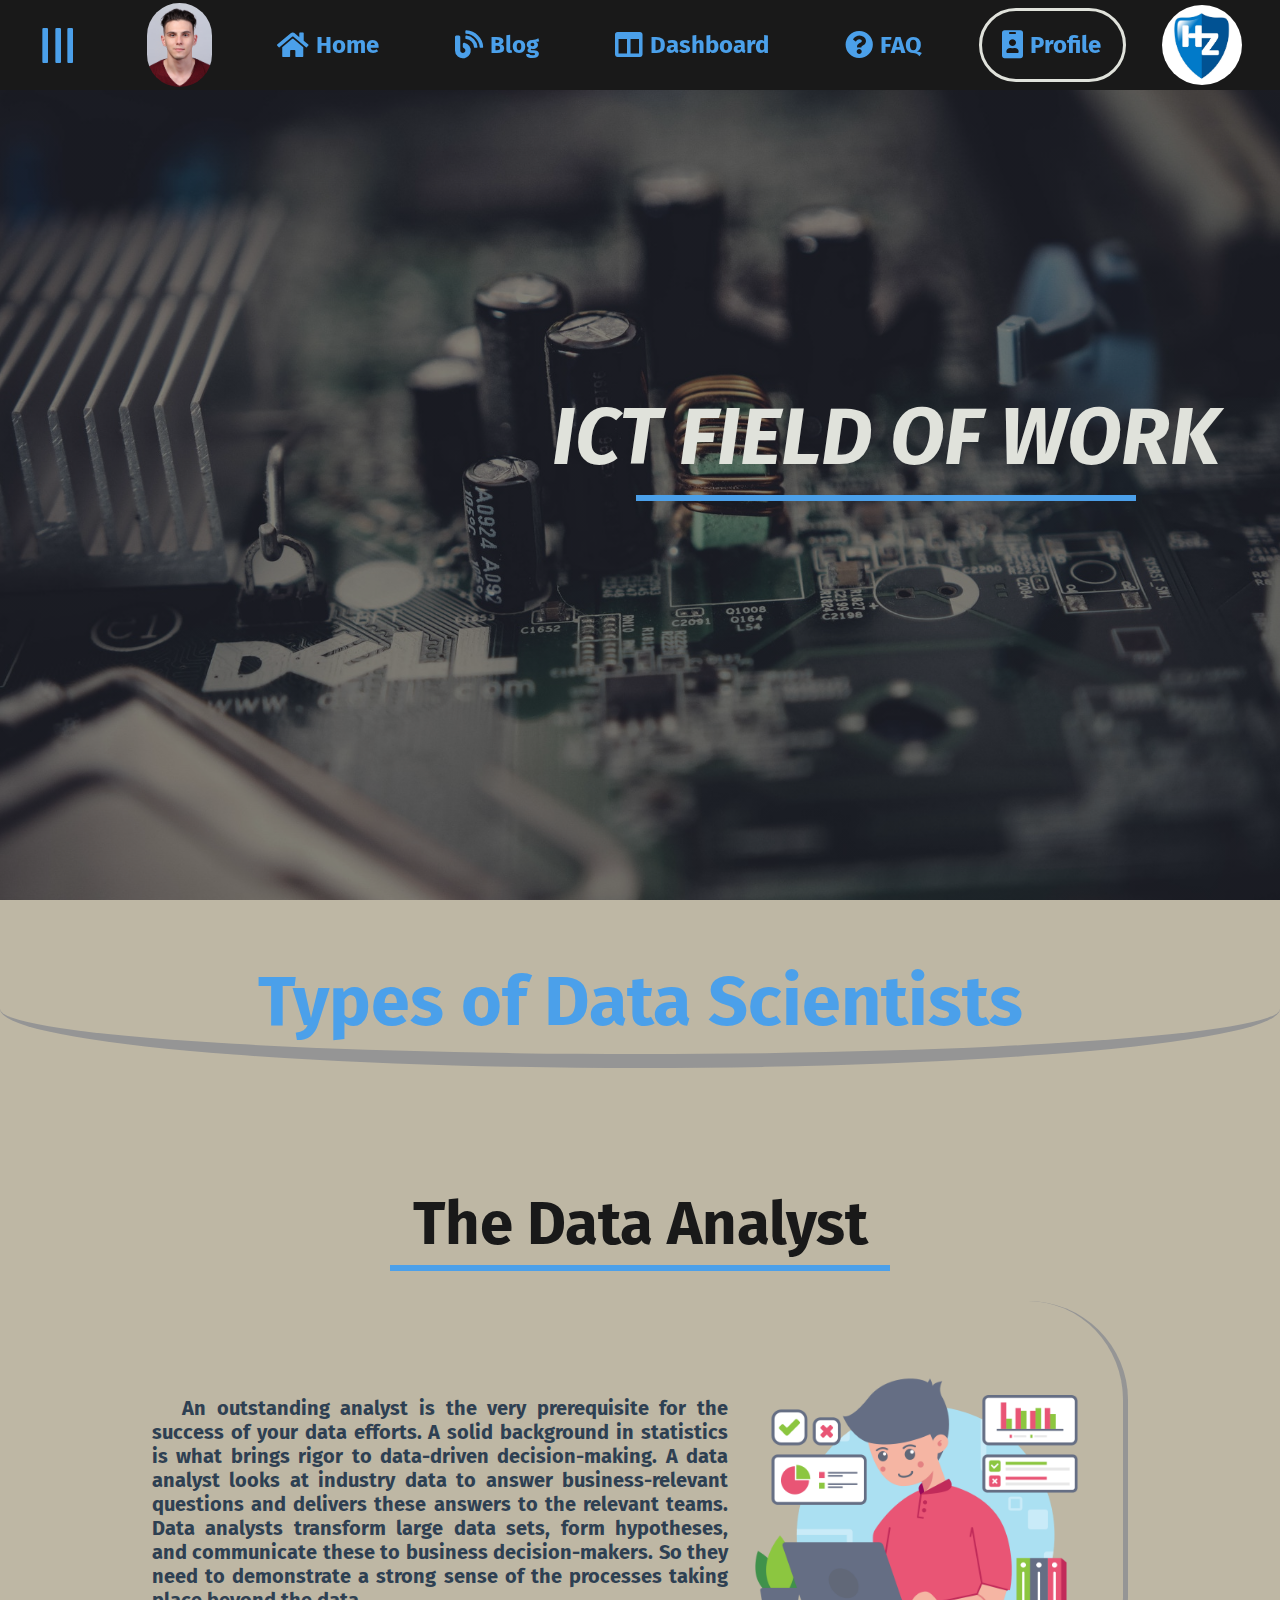
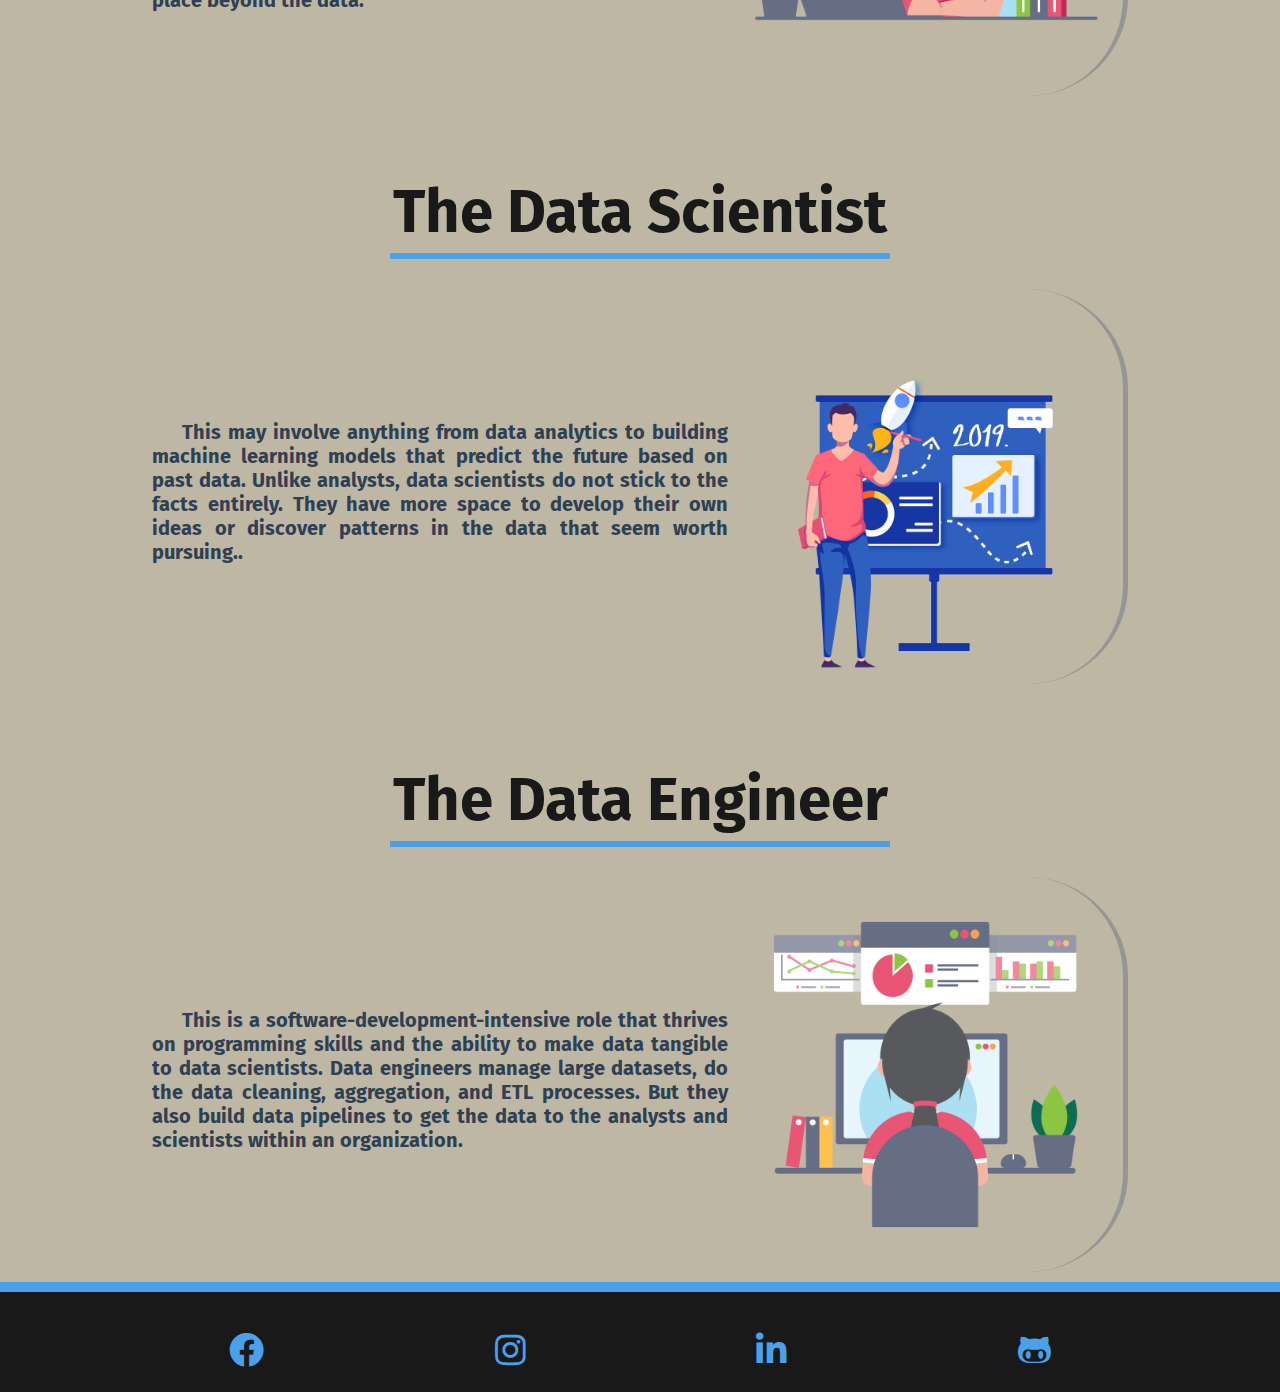
<file: blog-posts/ict-fw.html>
<!DOCTYPE html>
<html lang="en">
  <head>
    <meta charset="UTF-8" />
    <meta http-equiv="X-UA-Compatible" content="IE=edge" />
    <meta name="viewport" content="width=device-width, initial-scale=1.0" />
    <title>Index</title>
    
    <!-- JAVASCRIPT -->

    <script>
    function openSideMenu(){
      document.getElementById("menu").style.width = "200px"
      document.getElementsByClassName("sidebar").style.marginLeft = "200px"
    }
    function closeSideMenu(){
      document.getElementById("menu").style.width = "0"
      document.getElementsByClassName("sidebar").style.marginLeft = "0"
    }
    </script>
    
    <!-- CSS -->
    <link rel="stylesheet" href="./styles/field-of-work.css" />
    <link rel="stylesheet" href="./styles/main.css" />

    <!-- FONTAWESOME -->
    <link rel="stylesheet" href="../fontawesome-free-5.15.4-web/css/all.css" />
  </head>
  
  <body>
    <div class="container">
      <!-- HEADER -->
      <header class="item index-header">
        <!-- nav -->
        <nav>
          <ul class="nav-links">
            <!-- nav button -->
            <li class="nav-btn" onclick="openSideMenu()" >
              <i class="fas fa-bars fa-rotate-270" ></i>
            </li>
            <!-- end of nav button -->
            <li>
              <img src="../images/IMG_9205 G.jpg" class="profile-pic" />
            </li>
            <li class=" list-item">
              <i class="fas fa-home"></i>
              <a href="../index.html" >Home</a>
            </li>
            <li class="list-item">
              <i class="fas fa-blog"></i>
              </i><a href="../blog.html">Blog</a>
            </li>
            <li class="list-item"> 
              <i class="fas fa-columns"></i>
              <a href="../dashboard.html">Dashboard</a>
            </li>
            <li class="list-item">
              <i class="fas fa-question-circle"></i>
              <a href="../faq.html">FAQ</a>
            </li>
            <li class="active list-item">
              <i class="fas fa-id-badge"></i>
              <a href="../profile.html">Profile</a>
            </li>
            <li>
              <a href="https://hz.nl/en " target="_">
                <img src="../images/HZ.jpg" class="hz-logo" />
              </li>
            </a>
          </ul>
        </nav>
        <!-- end of nav -->
      </header>
      <!--END OF HEADER -->
      
      <!-- SIDEBAR -->
      <section class="item sidebar">
        <div id="menu" class="slidebar">
          <a href="#" class="close" onclick="closeSideMenu()">
            <i class="fas fa-times"></i>
          </a>
          <a href="https://hz.nl/uploads/documents/Regelingen/OERS/2021-2022/HZ-Course-and-Examination-Regulations-2021-2022.pdf" class="sidebar-link" target="_">HBO-ICT CER</a>
          <a href="https://hz.nl/uploads/documents/Regelingen/OERS/2019-2020/2020-2021-ICT-Implementation-Regulations-CER-HZ-DEF1.0.pdf" class="sidebar-link" target="_">HBO-ICT IR</a>
          <a href="https://learn.hz.nl/my/" class="sidebar-link" target="_">HZ Learn</a>
          <a href="https://github.com/geor0014/geor0014.github.io" class="sidebar-link" target="_">GitHub</a>
          <a href="https://teams.microsoft.com/l/channel/19%3a2e2afa0286b04932be16cb8ad2d9d2c0%40thread.skype/General?groupId=95bddebc-a340-4d88-81fc-b80e0bfc70c3&tenantId=4c16deb3-342d-4fca-bcd5-b1429308034c" class="sidebar-link" target="_">Teams</a>
        </div>
      </section>
      <!-- END OFF SIDEBAR -->
      
      <!-- PARAGRAPH 1 -->
      <section class="item para-1">
         <div class="about">
             <header id="banner">
          <div class="banner-title">
            <h1 class="banner-text">ICT FIELD OF WORK</h1>
            <div class="banner-underline"></div>
          </div>
        </header>
            </article>
      </div>
    </section>  
      <!-- END OF PARAGRAPH 1 -->

      <!-- PARAGRAPTH 2 -->
      <section class="item para-2">
        <div class="fw-header">
          <h2>Types of Data Scientists</h2>
         </div>
         <div class="fw-container">
            <!-- one scientist -->
            <div class="one-scientist">
              <h3 class="fw-title">The Data Analyst</h3>
               <div class="fw-underline"></div>
              <div class="fw-text">
                <p >An outstanding analyst is the very prerequisite for the success of your data efforts. A solid background in statistics is what brings rigor to data-driven decision-making. A data analyst looks at industry data to answer business-relevant questions and delivers these answers to the relevant teams. Data analysts transform large data sets, form hypotheses, and communicate these to business decision-makers. So they need to demonstrate a strong sense of the processes taking place beyond the data.</p>
                <div class="fw-img">

                <img src="./images/data-analyst.png" alt="" class="fw-pic">
              </div>
              </div>
            </div>
            <!-- end of one scientist -->
            <!-- one scientist -->
            <div class="one-scientist">
              <h3 class="fw-title">The Data Scientist</h3>
                <div class="fw-underline"></div>
              <div class="fw-text">

                <p >This may involve anything from data analytics to building machine learning models that predict the future based on past data. Unlike analysts, data scientists do not stick to the facts entirely. They have more space to develop their own ideas or discover patterns in the data that seem worth pursuing..</p>
                <div class="fw-img">

                <img src="./images/data scientist.png" alt="" class="fw-pic">
              </div>
              </div>
            </div>
            <!-- end of one scientist -->
            <!-- one scientist -->
            <div class="one-scientist">
              <h3 class="fw-title">The Data Engineer</h3>
               <div class="fw-underline"></div>
              <div class="fw-text">
                <p >This is a software-development-intensive role that thrives on programming skills and the ability to make data tangible to data scientists. Data engineers manage large datasets, do the data cleaning, aggregation, and ETL processes. But they also build data pipelines to get the data to the analysts and scientists within an organization.</p>
                <div class="fw-img">
                  
                <img src="./images/data-engeneer.png"  class="fw-pic" alt="">
              </div>
              </div>
            
            </div>
            <!-- end of one scientist -->
           </div>
      </section>
      <!-- END OF PARAGRAPTH 2 -->

     <!-- FOOTER -->
      <footer class="item footer">
        <div class="footer-icons">
          <a href="https://www.facebook.com/daniel.cvetanov.92" class="footer-single-icon" target="_">
            <i class="fab fa-facebook"></i>
          </a>
          <a href="https://www.instagram.com/cvetanovdaniel/" target="_" class="footer-single-icon">
            <i class="fab fa-instagram"></i>
          </a>
          <a href="https://www.linkedin.com/in/daniel-georgiev-2171811b5/" target="_" class="footer-single-icon">
            <i class="fab fa-linkedin-in"></i>
          </a>
          <a href="https://github.com/geor0014" target="_" class="footer-single-icon">
            <i class="fab fa-github-alt"></i>
          </a>
        </div>
      </footer>
      <!-- END OF FOOTER -->
    </div>
  </body>
</html>
</file>
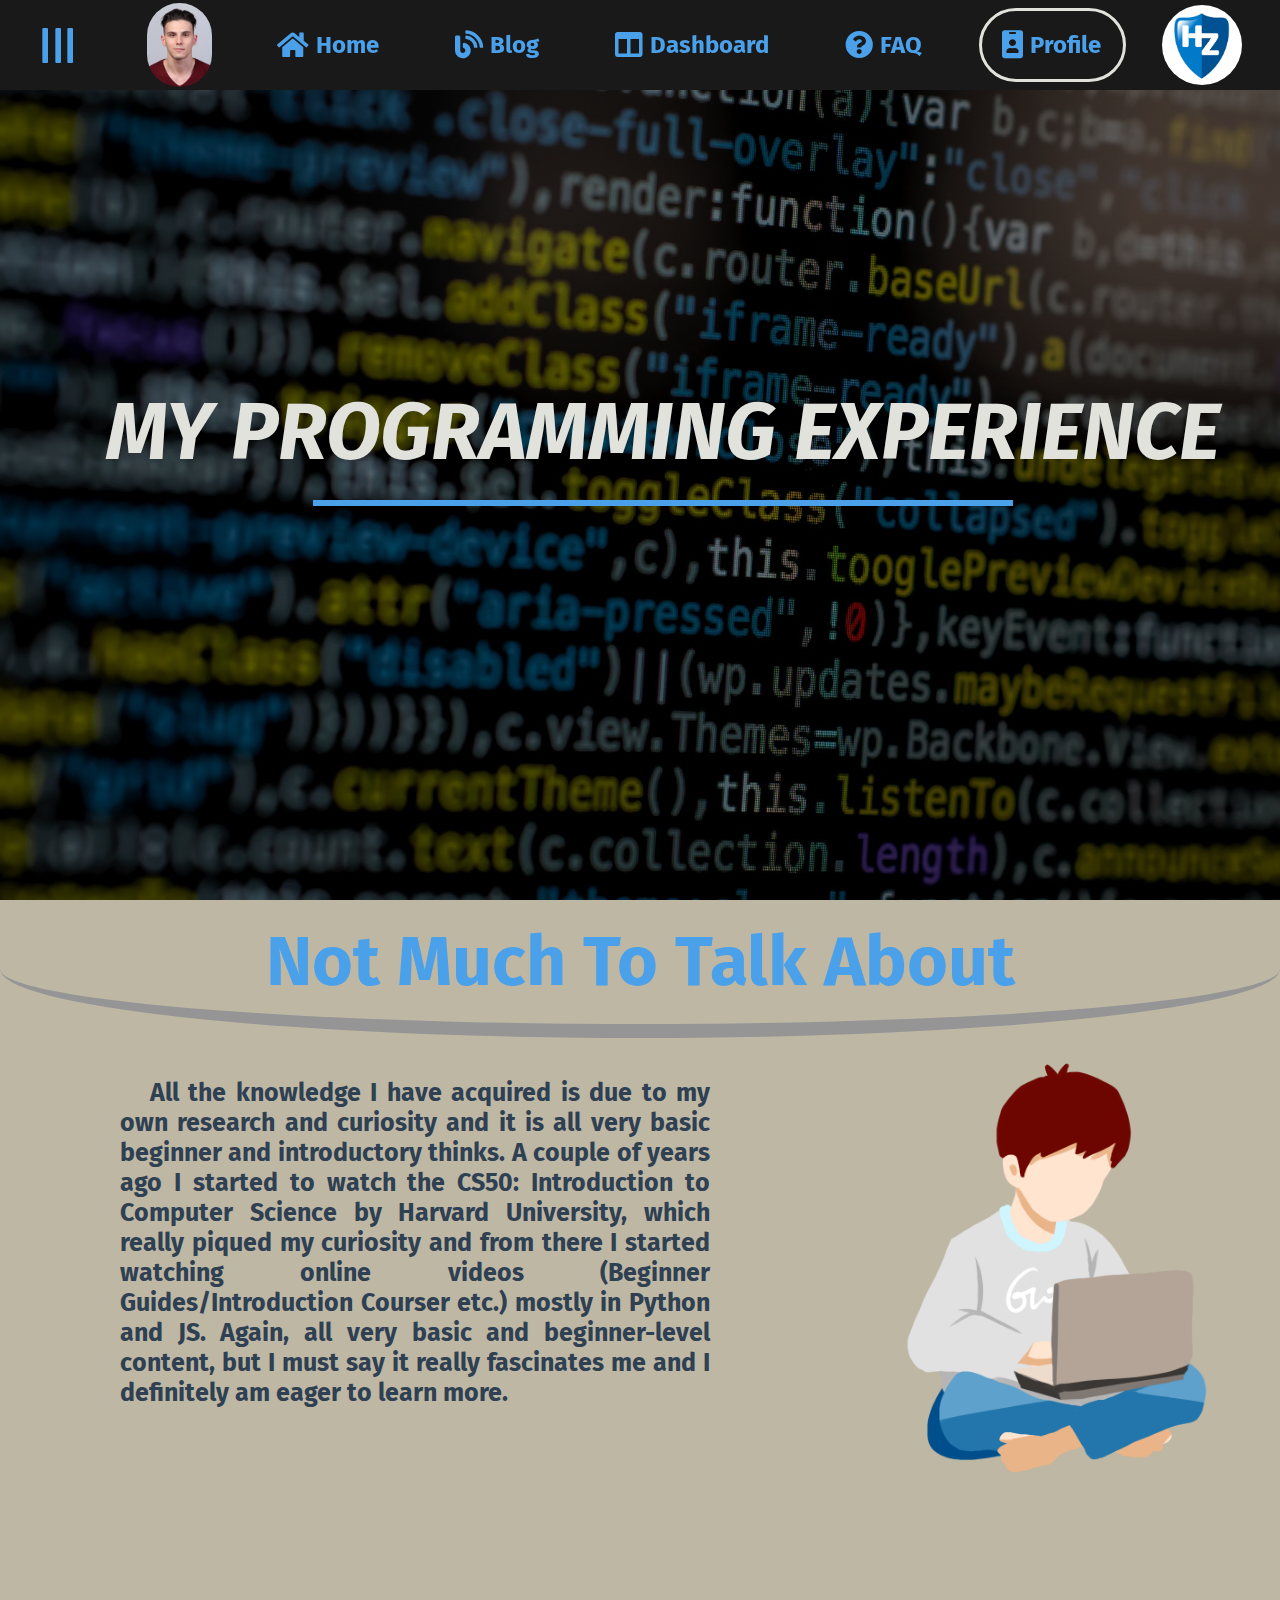
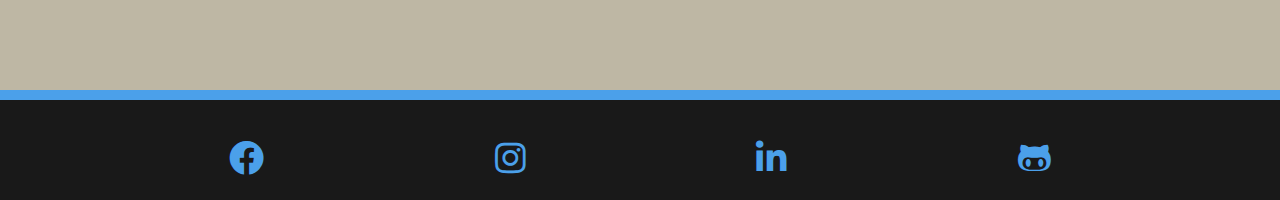
<file: blog-posts/prog-exp.html>
<!DOCTYPE html>
<html lang="en">
  <head>
    <meta charset="UTF-8" />
    <meta http-equiv="X-UA-Compatible" content="IE=edge" />
    <meta name="viewport" content="width=device-width, initial-scale=1.0" />
    <title>Index</title>
    
    <!-- JAVASCRIPT -->

    <script>
    function openSideMenu(){
      document.getElementById("menu").style.width = "200px"
      document.getElementsByClassName("sidebar").style.marginLeft = "200px"
    }
    function closeSideMenu(){
      document.getElementById("menu").style.width = "0"
      document.getElementsByClassName("sidebar").style.marginLeft = "0"
    }
    </script>
    
    <!-- CSS -->
    <link rel="stylesheet" href="./styles/experience.css" />
    <link rel="stylesheet" href="./styles/main.css" />


    <!-- FONTAWESOME -->
    <link rel="stylesheet" href="../fontawesome-free-5.15.4-web/css/all.css" />
  </head>
  
  <body>
    <div class="container">
      <!-- HEADER -->
      <header class="item index-header">
        <!-- nav -->
        <nav>
          <ul class="nav-links">
            <!-- nav button -->
            <li class="nav-btn" onclick="openSideMenu()" >
              <i class="fas fa-bars fa-rotate-270" ></i>
            </li>
            <!-- end of nav button -->
            <li>
              <img src="../images/IMG_9205 G.jpg" class="profile-pic" />
            </li>
            <li class=" list-item">
              <i class="fas fa-home"></i>
              <a href="../index.html" >Home</a>
            </li>
            <li class="list-item">
              <i class="fas fa-blog"></i>
              </i><a href="../blog.html">Blog</a>
            </li>
            <li class="list-item"> 
              <i class="fas fa-columns"></i>
              <a href="../dashboard.html">Dashboard</a>
            </li>
            <li class="list-item">
              <i class="fas fa-question-circle"></i>
              <a href="../faq.html">FAQ</a>
            </li>
            <li class="active list-item">
              <i class="fas fa-id-badge"></i>
              <a href="../profile.html">Profile</a>
            </li>
            <li>
              <a href="https://hz.nl/en " target="_">
                <img src="../images/HZ.jpg" class="hz-logo" />
              </li>
            </a>
          </ul>
        </nav>
        <!-- end of nav -->
      </header>
      <!--END OF HEADER -->
      
      <!-- SIDEBAR -->
      <section class="item sidebar">
        <div id="menu" class="slidebar">
          <a href="#" class="close" onclick="closeSideMenu()">
            <i class="fas fa-times"></i>
          </a>
          <a href="https://hz.nl/uploads/documents/Regelingen/OERS/2021-2022/HZ-Course-and-Examination-Regulations-2021-2022.pdf" class="sidebar-link" target="_">HBO-ICT CER</a>
          <a href="https://hz.nl/uploads/documents/Regelingen/OERS/2019-2020/2020-2021-ICT-Implementation-Regulations-CER-HZ-DEF1.0.pdf" class="sidebar-link" target="_">HBO-ICT IR</a>
          <a href="https://learn.hz.nl/my/" class="sidebar-link" target="_">HZ Learn</a>
          <a href="https://github.com/geor0014/geor0014.github.io" class="sidebar-link" target="_">GitHub</a>
          <a href="https://teams.microsoft.com/l/channel/19%3a2e2afa0286b04932be16cb8ad2d9d2c0%40thread.skype/General?groupId=95bddebc-a340-4d88-81fc-b80e0bfc70c3&tenantId=4c16deb3-342d-4fca-bcd5-b1429308034c" class="sidebar-link" target="_">Teams</a>
        </div>
      </section>
      <!-- END OFF SIDEBAR -->
      
      <!-- PARAGRAPH 1 -->
      <section class="item para-1">
         <div class="about">
             <header id="banner">
              <div class="banner-title">
             <h1 class="banner-text">My Programming Experience</h1>
             <div class="banner-underline"></div>
          </div>
        </header>
            </article>
      </div>
    </section>  
      <!-- END OF PARAGRAPH 1 -->

      <!-- PARAGRAPTH 2 -->
      <section class="item para-2">
        <h2 class="experience-header">Not Much To Talk About</h2>
          <div class="experience">
              <p class="experience-text">All the knowledge I have acquired is due to my own research and curiosity and it is all very basic beginner and introductory thinks. A couple of years ago I started to watch the CS50: Introduction to Computer Science by Harvard University, which really piqued my curiosity and from there I started watching online videos (Beginner Guides/Introduction Courser etc.) mostly in Python and JS. Again, all very basic and beginner-level content, but I must say it really fascinates me and I definitely am eager to learn more.</p>
              <div >
                <img src="./images/experience.png" alt="" class="experience-img">
              </div>
            </div>
      </section>
      <!-- END OF PARAGRAPTH 2 -->

     <!-- FOOTER -->
      <footer class="item footer">
        <div class="footer-icons">
          <a href="https://www.facebook.com/daniel.cvetanov.92" class="footer-single-icon" target="_">
            <i class="fab fa-facebook"></i>
          </a>
          <a href="https://www.instagram.com/cvetanovdaniel/" target="_" class="footer-single-icon">
            <i class="fab fa-instagram"></i>
          </a>
          <a href="https://www.linkedin.com/in/daniel-georgiev-2171811b5/" target="_" class="footer-single-icon">
            <i class="fab fa-linkedin-in"></i>
          </a>
          <a href="https://github.com/geor0014" target="_" class="footer-single-icon">
            <i class="fab fa-github-alt"></i>
          </a>
        </div>
      </footer>
      <!-- END OF FOOTER -->
    </div>
  </body>
</html>
</file>
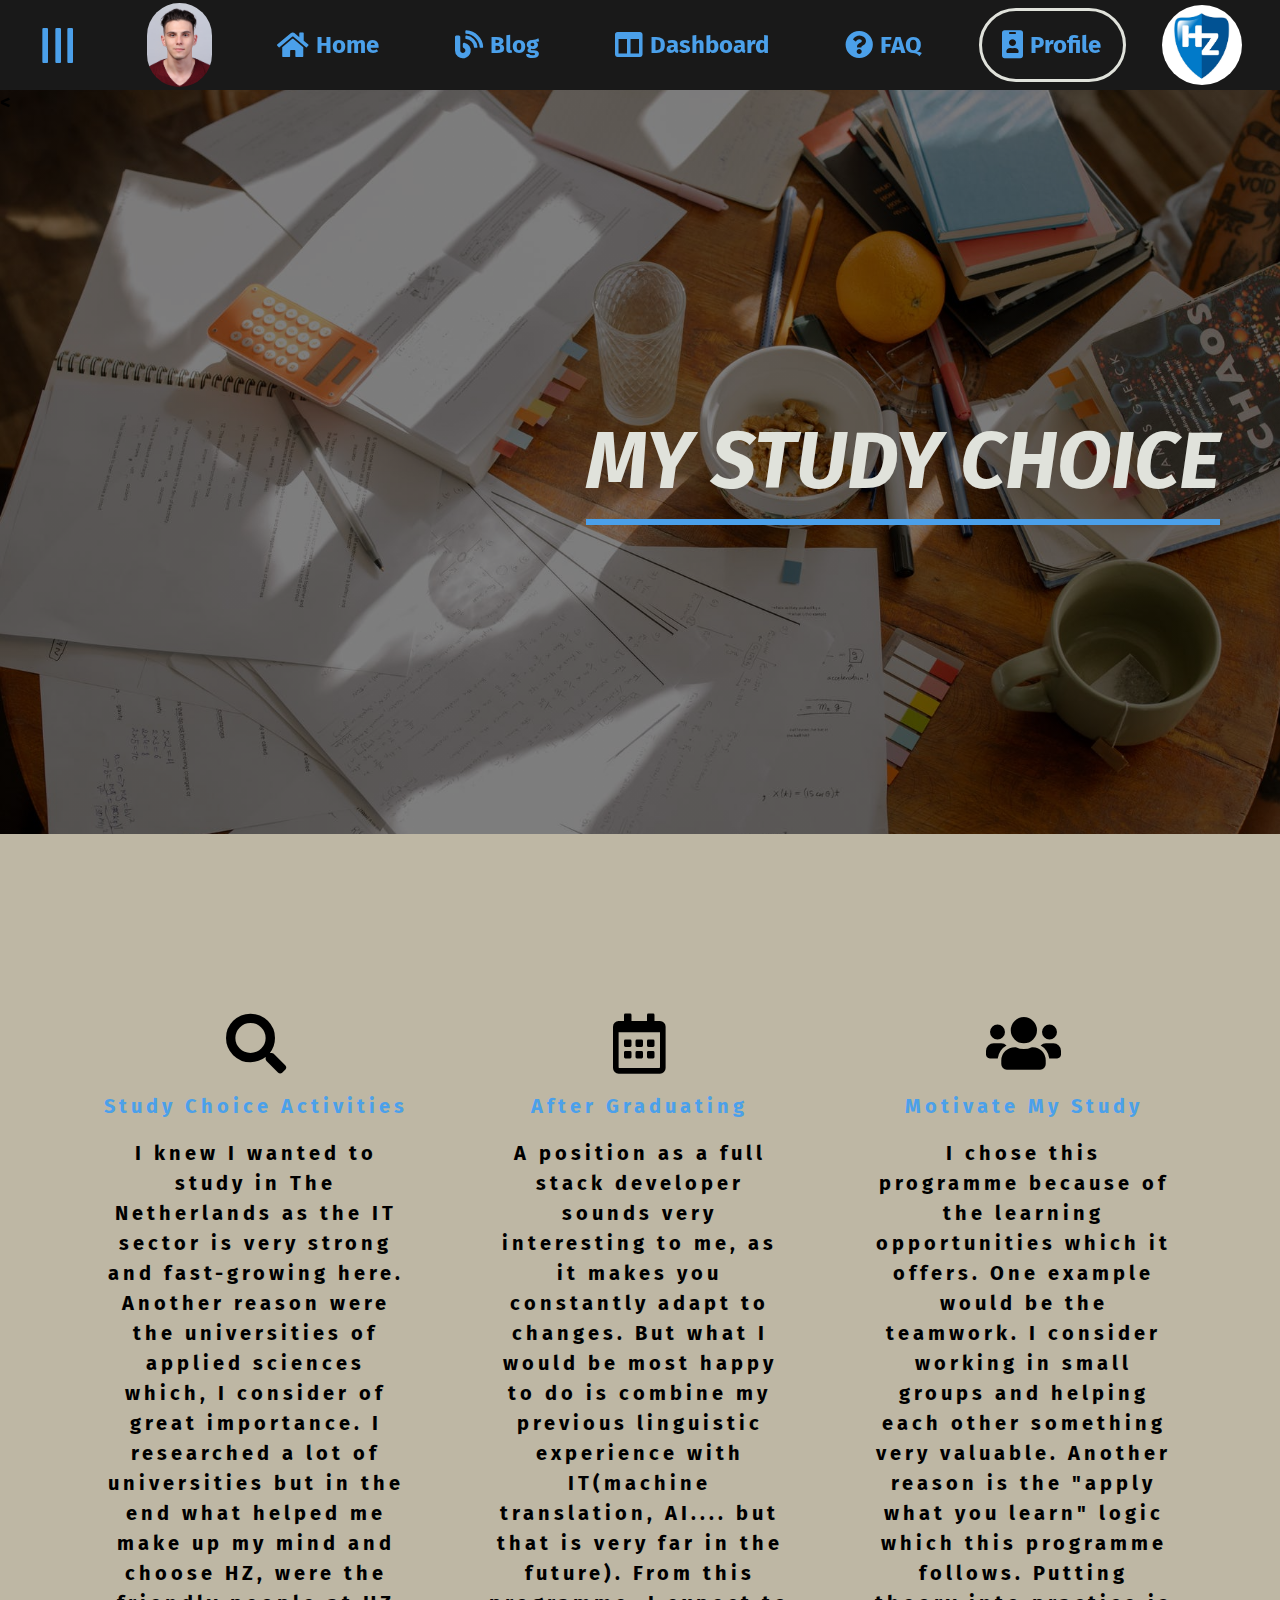
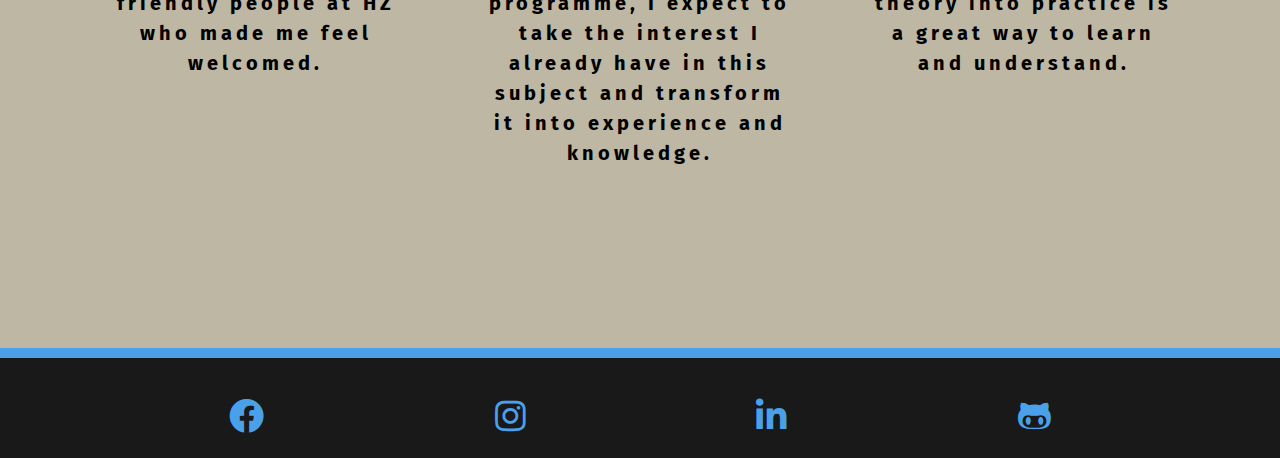
<file: blog-posts/study-ch.html>
<!DOCTYPE html>
<html lang="en">
  <head>
    <meta charset="UTF-8" />
    <meta http-equiv="X-UA-Compatible" content="IE=edge" />
    <meta name="viewport" content="width=device-width, initial-scale=1.0" />
    <title>Index</title>
    
    <!-- JAVASCRIPT -->

    <script>
    function openSideMenu(){
      document.getElementById("menu").style.width = "200px"
      document.getElementsByClassName("sidebar").style.marginLeft = "200px"
    }
    function closeSideMenu(){
      document.getElementById("menu").style.width = "0"
      document.getElementsByClassName("sidebar").style.marginLeft = "0"
    }
    </script>
    
    <!-- CSS -->
    <link rel="stylesheet" href="./styles/study-choice.css" />
    <link rel="stylesheet" href="./styles/main.css" />


    <!-- FONTAWESOME -->
    <link rel="stylesheet" href="../fontawesome-free-5.15.4-web/css/all.css" />
  </head>
  
  <body>
    <div class="container">
      <!-- HEADER -->
      <header class="item index-header">
        <!-- nav -->
        <nav>
          <ul class="nav-links">
            <!-- nav button -->
            <li class="nav-btn" onclick="openSideMenu()" >
              <i class="fas fa-bars fa-rotate-270" ></i>
            </li>
            <!-- end of nav button -->
            <li>
              <img src="../images/IMG_9205 G.jpg" class="profile-pic" />
            </li>
            <li class=" list-item">
              <i class="fas fa-home"></i>
              <a href="../index.html" >Home</a>
            </li>
            <li class="list-item">
              <i class="fas fa-blog"></i>
              </i><a href="../blog.html">Blog</a>
            </li>
            <li class="list-item"> 
              <i class="fas fa-columns"></i>
              <a href="../dashboard.html">Dashboard</a>
            </li>
            <li class="list-item">
              <i class="fas fa-question-circle"></i>
              <a href="../faq.html">FAQ</a>
            </li>
            <li class="active list-item">
              <i class="fas fa-id-badge"></i>
              <a href="../profile.html">Profile</a>
            </li>
            <li>
              <a href="https://hz.nl/en " target="_">
                <img src="../images/HZ.jpg" class="hz-logo" />
              </li>
            </a>
          </ul>
        </nav>
        <!-- end of nav -->
      </header>
      <!--END OF HEADER -->
      
      <!-- SIDEBAR -->
      <section class="item sidebar">
        <div id="menu" class="slidebar">
          <a href="#" class="close" onclick="closeSideMenu()">
            <i class="fas fa-times"></i>
          </a>
          <a href="https://hz.nl/uploads/documents/Regelingen/OERS/2021-2022/HZ-Course-and-Examination-Regulations-2021-2022.pdf" class="sidebar-link" target="_">HBO-ICT CER</a>
          <a href="https://hz.nl/uploads/documents/Regelingen/OERS/2019-2020/2020-2021-ICT-Implementation-Regulations-CER-HZ-DEF1.0.pdf" class="sidebar-link" target="_">HBO-ICT IR</a>
          <a href="https://learn.hz.nl/my/" class="sidebar-link" target="_">HZ Learn</a>
          <a href="https://github.com/geor0014/geor0014.github.io" class="sidebar-link" target="_">GitHub</a>
          <a href="https://teams.microsoft.com/l/channel/19%3a2e2afa0286b04932be16cb8ad2d9d2c0%40thread.skype/General?groupId=95bddebc-a340-4d88-81fc-b80e0bfc70c3&tenantId=4c16deb3-342d-4fca-bcd5-b1429308034c" class="sidebar-link" target="_">Teams</a>
        </div>
      </section>
      <!-- END OFF SIDEBAR -->
      
      <!-- PARAGRAPH 1 -->
      <section class="item para-1">
         <<div class="about">
             <header id="banner">
          <div class="banner-title">
            <h1 class="banner-text">My Study Choice</h1>
            <div class="banner-underline"></div>
          </div>
        </header>
            </article>
      </div>
      </section>
      <!-- END OF PARAGRAPH 1 -->

      <!-- PARAGRAPTH 2 -->
      <section class="item para-2" id="target">
            <!-- HOBBIES SECTION -->
        <div class="hobbies-section">
         
          <article class="hobbies__center">
            <!-- single hobby -->
            <div class="hobbies__single-hobby">
              <div class="hobbies__single-hobby-icon">
                <i class="fas fa-search hobby-fnt"></i>
              </div>
              <h2 class="hobbies__single-hobby-title">Study Choice Activities</h2>
              <p class="hobbies__single-hobby-text">
               I knew I wanted to study in The Netherlands as the IT sector is very strong and fast-growing here. Another reason were the universities of applied sciences which, I consider of great importance. I researched a lot of universities but in the end what helped me make up my mind and choose HZ, were the friendly people at HZ who made me feel welcomed.
            </div>
            <!-- end of single hobby -->
            <!-- single hobby -->
            <div class="hobbies__single-hobby">
              <div class="hobbies__single-hobby-icon">
                <i class="far fa-calendar-alt hobby-fnt"></i>
              </div>
              <h2 class="hobbies__single-hobby-title">After Graduating</h2>
              <p class="hobbies__single-hobby-text">
               A position as a full stack developer sounds very interesting to me, as it makes you constantly adapt to changes. But what I would be most happy to do is combine my previous linguistic experience with IT(machine translation, AI.... but that is very far in the future). From this programme, I expect to take the interest I already have in this subject and transform it into experience and knowledge. 
              </p>
            </div>
            <!-- end of single hobby -->
            <!-- single hobby -->
            <div class="hobbies__single-hobby">
              <div class="hobbies__single-hobby-icon">
                <i class="fas fa-users hobby-fnt"></i>
              </div>
              <h2 class="hobbies__single-hobby-title">Motivate My Study</h2>
              <p class="hobbies__single-hobby-text">
                I chose this programme because of the learning opportunities which it offers. One example would be the teamwork. I consider working in small groups and helping each other something very valuable. Another reason is the "apply what you learn" logic which this programme follows. Putting theory into practice is a great way to learn and understand.
              </p>
            </div>
            <!-- end of single hobby -->
           
           
         
          </article>
        </div>
        <!-- END OF HHOBBIES SECTION -->
      </section>
      <!-- END OF PARAGRAPTH 2 -->

     <!-- FOOTER -->
      <footer class="item footer">
        <div class="footer-icons">
          <a href="https://www.facebook.com/daniel.cvetanov.92" class="footer-single-icon" target="_">
            <i class="fab fa-facebook"></i>
          </a>
          <a href="https://www.instagram.com/cvetanovdaniel/" target="_" class="footer-single-icon">
            <i class="fab fa-instagram"></i>
          </a>
          <a href="https://www.linkedin.com/in/daniel-georgiev-2171811b5/" target="_" class="footer-single-icon">
            <i class="fab fa-linkedin-in"></i>
          </a>
          <a href="https://github.com/geor0014" target="_" class="footer-single-icon">
            <i class="fab fa-github-alt"></i>
          </a>
        </div>
      </footer>
      <!-- END OF FOOTER -->
    </div>
  </body>
</html>
</file>
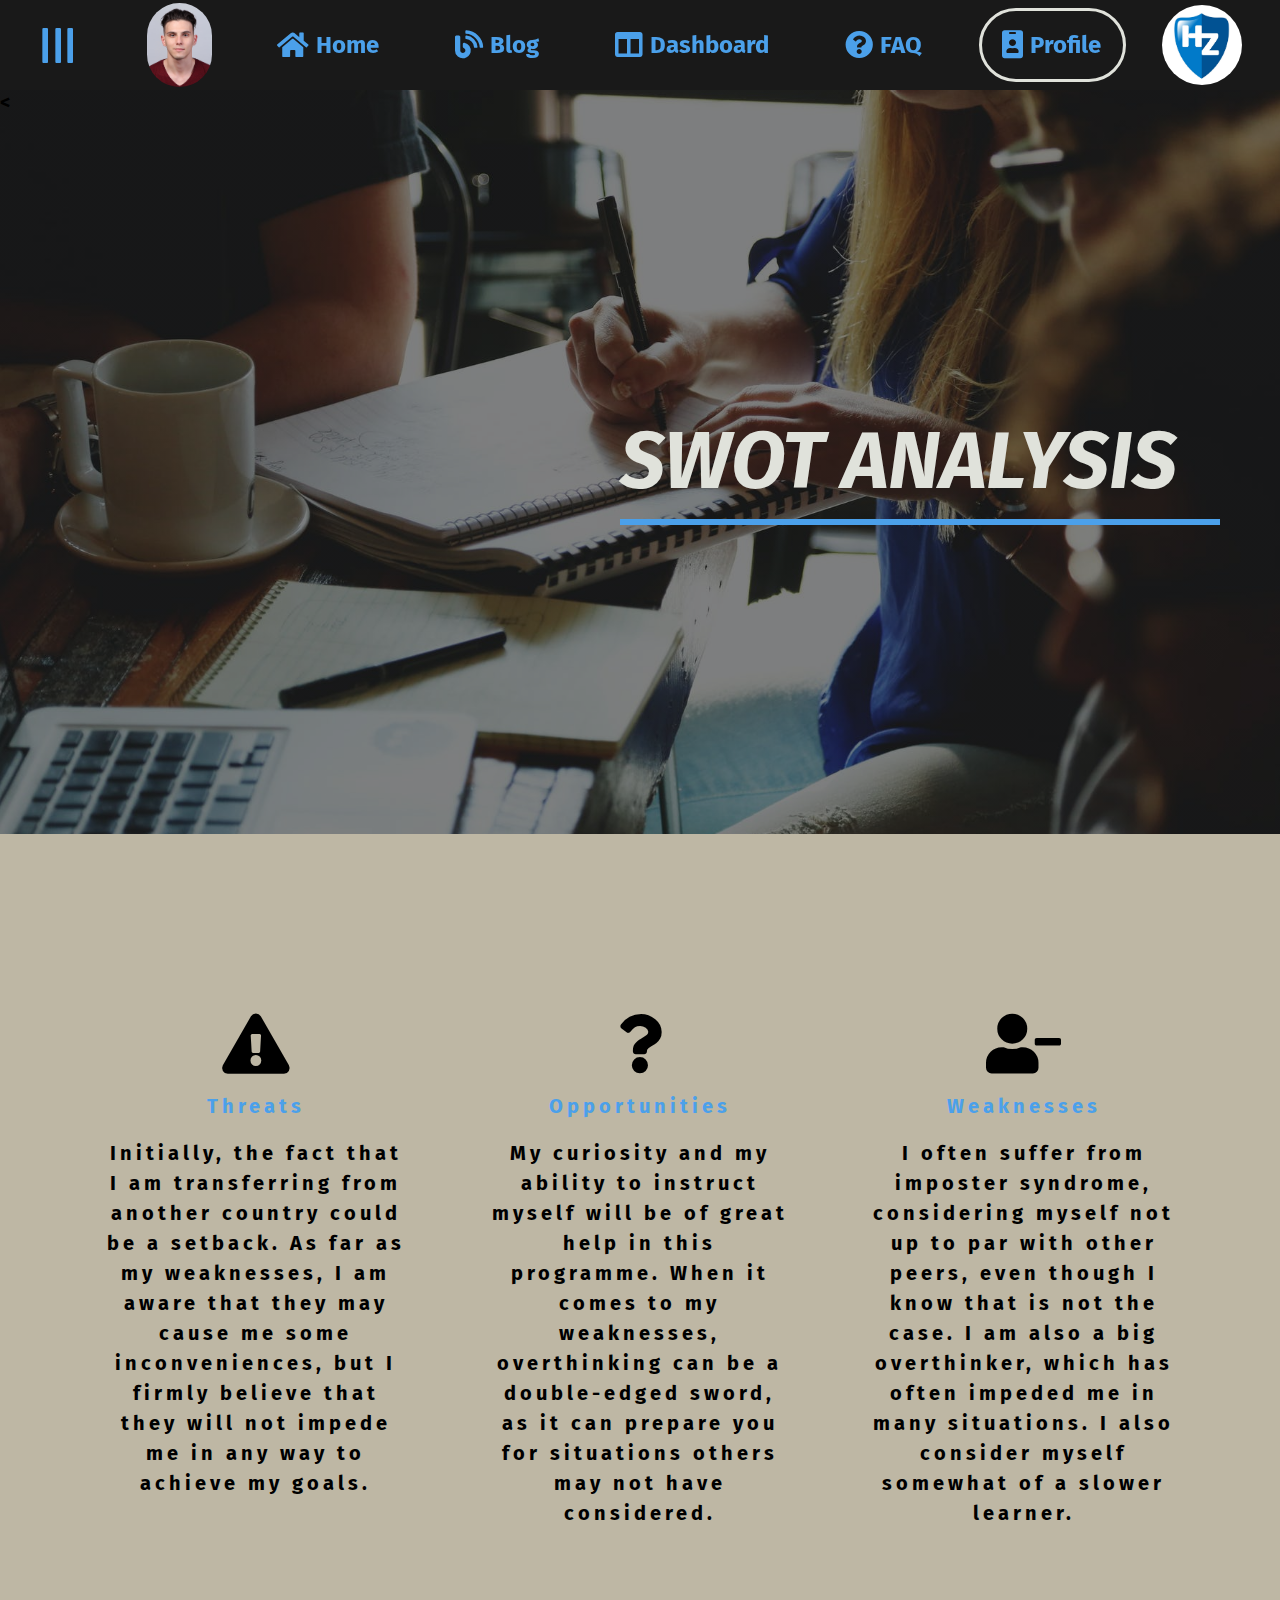
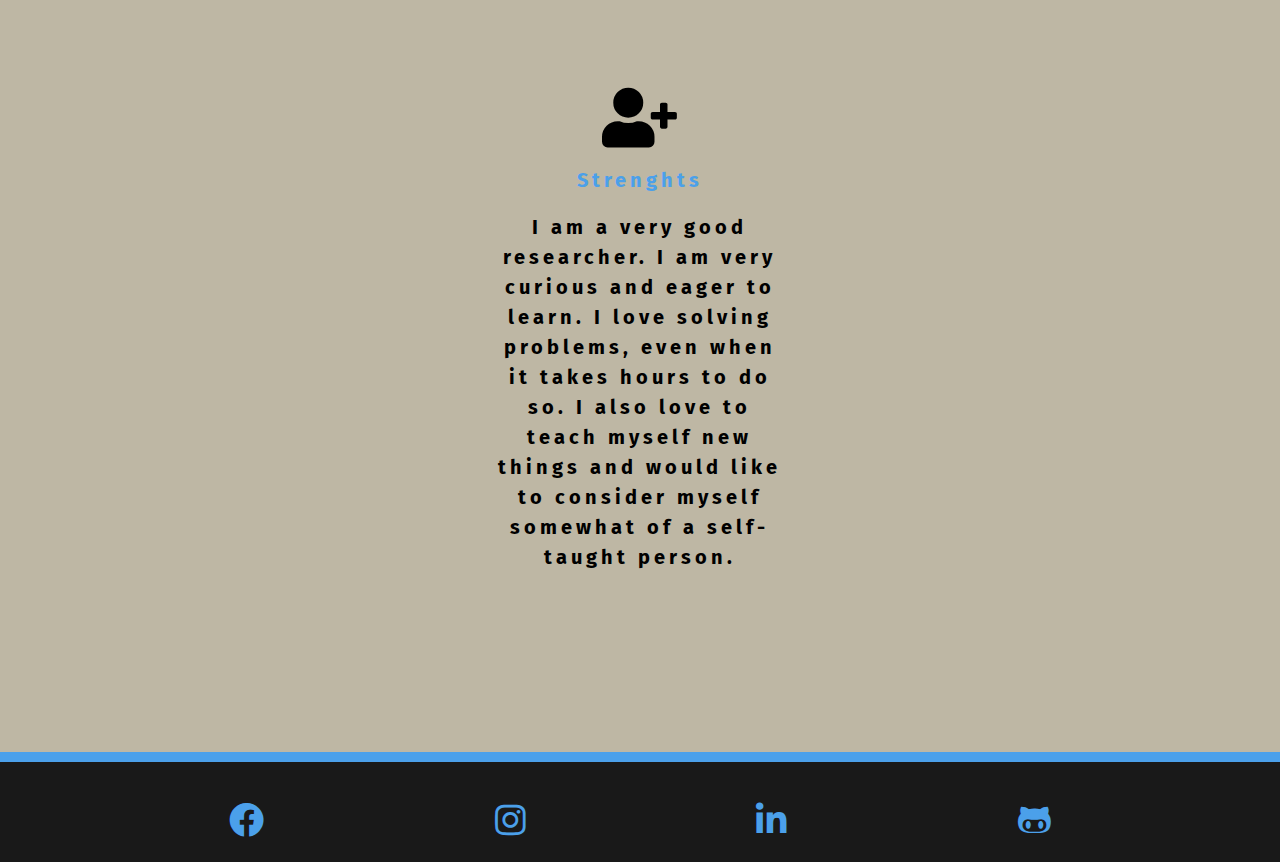
<file: blog-posts/swot-a.html>
<!DOCTYPE html>
<html lang="en">
  <head>
    <meta charset="UTF-8" />
    <meta http-equiv="X-UA-Compatible" content="IE=edge" />
    <meta name="viewport" content="width=device-width, initial-scale=1.0" />
    <title>Index</title>
    
    <!-- JAVASCRIPT -->

    <script>
    function openSideMenu(){
      document.getElementById("menu").style.width = "200px"
      document.getElementsByClassName("sidebar").style.marginLeft = "200px"
    }
    function closeSideMenu(){
      document.getElementById("menu").style.width = "0"
      document.getElementsByClassName("sidebar").style.marginLeft = "0"
    }
    </script>
    
    <!-- CSS -->
    <link rel="stylesheet" href="./styles/swot-a.css" />
    <link rel="stylesheet" href="./styles/main.css" />
    
    <!-- FONTAWESOME -->
    <link rel="stylesheet" href="../fontawesome-free-5.15.4-web/css/all.css" />
  </head>
  
  <body>
    <div class="container">
      <!-- HEADER -->
      <header class="item index-header">
        <!-- nav -->
        <nav>
          <ul class="nav-links">
            <!-- nav button -->
            <li class="nav-btn" onclick="openSideMenu()" >
              <i class="fas fa-bars fa-rotate-270" ></i>
            </li>
            <!-- end of nav button -->
            <li>
              <img src="../images/IMG_9205 G.jpg" class="profile-pic" />
            </li>
            <li class=" list-item">
              <i class="fas fa-home"></i>
              <a href="../index.html" >Home</a>
            </li>
            <li class="list-item">
              <i class="fas fa-blog"></i>
              </i><a href="../blog.html">Blog</a>
            </li>
            <li class="list-item"> 
              <i class="fas fa-columns"></i>
              <a href="../dashboard.html">Dashboard</a>
            </li>
            <li class="list-item">
              <i class="fas fa-question-circle"></i>
              <a href="../faq.html">FAQ</a>
            </li>
            <li class="active list-item">
              <i class="fas fa-id-badge"></i>
              <a href="../profile.html">Profile</a>
            </li>
            <li>
              <a href="https://hz.nl/en " target="_">
                <img src="../images/HZ.jpg" class="hz-logo" />
              </li>
            </a>
          </ul>
        </nav>
        <!-- end of nav -->
      </header>
      <!--END OF HEADER -->
      
      <!-- SIDEBAR -->
      <section class="item sidebar">
        <div id="menu" class="slidebar">
          <a href="#" class="close" onclick="closeSideMenu()">
            <i class="fas fa-times"></i>
          </a>
          <a href="https://hz.nl/uploads/documents/Regelingen/OERS/2021-2022/HZ-Course-and-Examination-Regulations-2021-2022.pdf" class="sidebar-link" target="_">HBO-ICT CER</a>
          <a href="https://hz.nl/uploads/documents/Regelingen/OERS/2019-2020/2020-2021-ICT-Implementation-Regulations-CER-HZ-DEF1.0.pdf" class="sidebar-link" target="_">HBO-ICT IR</a>
          <a href="https://learn.hz.nl/my/" class="sidebar-link" target="_">HZ Learn</a>
          <a href="https://github.com/geor0014/geor0014.github.io" class="sidebar-link" target="_">GitHub</a>
          <a href="https://teams.microsoft.com/l/channel/19%3a2e2afa0286b04932be16cb8ad2d9d2c0%40thread.skype/General?groupId=95bddebc-a340-4d88-81fc-b80e0bfc70c3&tenantId=4c16deb3-342d-4fca-bcd5-b1429308034c" class="sidebar-link" target="_">Teams</a>
        </div>
      </section>
      <!-- END OFF SIDEBAR -->
      
      <!-- PARAGRAPH 1 -->
      <section class="item para-1">
         <<div class="about">
             <header id="banner">
          <div class="banner-title">
            <h1 class="banner-text">SWOT Analysis</h1>
            <div class="banner-underline"></div>
          </div>
        </header>
            </article>
      </div>
      </section>
      <!-- END OF PARAGRAPH 1 -->

      <!-- PARAGRAPTH 2 -->
      <section class="item para-2" id="target">
            <!-- HOBBIES SECTION -->
        <div class="hobbies-section">
         
          <article class="hobbies__center">
            <!-- single hobby -->
            <div class="hobbies__single-hobby">
              <div class="hobbies__single-hobby-icon">
                <i class="fas fa-exclamation-triangle hobby-fnt"></i>
              </div>
              <h2 class="hobbies__single-hobby-title">Threats</h2>
              <p class="hobbies__single-hobby-text">
               Initially, the fact that I am transferring from another country could be a setback. As far as my weaknesses, I am aware that they may cause me some inconveniences, but I firmly believe that they will not impede me in any way to achieve my goals.
              </p>
            </div>
            <!-- end of single hobby -->
            <!-- single hobby -->
            <div class="hobbies__single-hobby">
              <div class="hobbies__single-hobby-icon">
                <i class="fas fa-question hobby-fnt"></i>
              </div>
              <h2 class="hobbies__single-hobby-title">Opportunities</h2>
              <p class="hobbies__single-hobby-text">
                My curiosity and my ability to instruct myself will be of great help in this programme. When it comes to my weaknesses, overthinking can be a double-edged sword, as it can prepare you for situations others may not have considered.
              </p>
            </div>
            <!-- end of single hobby -->
            <!-- single hobby -->
            <div class="hobbies__single-hobby">
              <div class="hobbies__single-hobby-icon">
                <i class="fas fa-user-minus hobby-fnt"></i>
              </div>
              <h2 class="hobbies__single-hobby-title">Weaknesses</h2>
              <p class="hobbies__single-hobby-text">
               I often suffer from imposter syndrome, considering myself not up to par with other peers, even though I know that is not the case. I am also a big overthinker, which has often impeded me in many situations. I also consider myself somewhat of a slower learner.
              </p>
            </div>
            <!-- end of single hobby -->
            <!-- single hobby -->
            <div class="hobbies__single-hobby">
              <div class="hobbies__single-hobby-icon">
                <i class="fas fa-user-plus hobby-fnt"></i>
              </div>
              <h2 class="hobbies__single-hobby-title">Strenghts</h2>
              <p class="hobbies__single-hobby-text">
               I am a very good researcher. I am very curious and eager to learn. I love solving problems, even when it takes hours to do so. I also love to teach myself new things and would like to consider myself somewhat of a self-taught person. 
              </p>
            </div>
            <!-- end of single hobby -->
           
           
         
          </article>
        </div>
        <!-- END OF HHOBBIES SECTION -->
      </section>
      <!-- END OF PARAGRAPTH 2 -->
 <!-- FOOTER -->
      <footer class="item footer">
        <div class="footer-icons">
          <a href="https://www.facebook.com/daniel.cvetanov.92" class="footer-single-icon" target="_">
            <i class="fab fa-facebook"></i>
          </a>
          <a href="https://www.instagram.com/cvetanovdaniel/" target="_" class="footer-single-icon">
            <i class="fab fa-instagram"></i>
          </a>
          <a href="https://www.linkedin.com/in/daniel-georgiev-2171811b5/" target="_" class="footer-single-icon">
            <i class="fab fa-linkedin-in"></i>
          </a>
          <a href="https://github.com/geor0014" target="_" class="footer-single-icon">
            <i class="fab fa-github-alt"></i>
          </a>
        </div>
      </footer>
      <!-- END OF FOOTER -->
    </div>
  </body>
</html>
</file>
<file: styles/main.css>
/* GOOGLE FONTS */
@import url("https://fonts.googleapis.com/css2?family=Fira+Sans:wght@500&display=swap");

* {
  margin: 0;
  padding: 0;
  box-sizing: border-box;
  font-size: 20px;
}
body {
  background-color: #f5f5f5;
  font-family: "Fira Sans", sans-serif;
  font-weight: 700;
  /* The overflow-x property specifies whether to clip the content, add a scroll bar, or display overflow content of a block-level element, when it overflows at the left and right edges. */
  /* overflow-x: hidden; */
}

/* these are variables  */
:root {
  --mainBlue: #4ba0ea;
  --mainGrey: #575757;
  --lightGrey: #c9c9c9;
  --darkGrey: #959595;
  --dark: #191919;
  --mainWhite: #e0e2db;
  --mainYellow: #e6af2e;
  --mainGrey: #beb7a4;
}

/* NAVBAR */
.index-header {
  /* background: linear-gradient(rgba(0, 0, 0, 0.6), rgba(0, 0, 0, 0.6)),
    url(./images/head.jpeg) center/cover no-repeat fixed; */
  grid-area: header;
  background-color: #f5f5f5;
  position: sticky;
  top: 0;
  z-index: 9000;
  width: 100%;
}
/* NAVBUTTON */
.nav-btn {
  color: var(--mainBlue);
  cursor: pointer;
  margin: 0 40px;
}
.fa-bars {
  font-size: 40px;
  animation: breathe 2s ease-in-out infinite;
}
/* animation */
@keyframes breathe {
  0% {
    transform: scale(1);
  }

  50% {
    transform: scale(1.1);
  }

  100% {
    transform: scale(1);
  }
}
/* END OF NAVBUTTON */

.fa-home,
.fa-blog,
.fa-columns,
.fa-question-circle,
.fa-id-badge {
  font-size: 28px;
  margin-right: 5px;
}
.nav-links {
  list-style: none;
  display: flex;
  justify-content: space-between;
  align-items: center;
  background-color: var(--dark);
  height: 90px;
}
.active {
  border: 3px solid var(--mainWhite);
  border-radius: 3rem;
}
.list-item {
  padding: 20px 20px;
  text-align: center;
  cursor: pointer;
  transition: all 0.2s ease-in;
}
.list-item:hover {
  background: var(--mainWhite);
  border-radius: 3rem;
  box-shadow: 0 10px 5px #191500;
}
li,
a {
  font-size: 24px;
  margin: 0 2px;
  color: var(--mainBlue);
  text-decoration: none;
  display: flex;
}
.profile-pic,
.hz-logo {
  border-radius: 70px;
  margin: 10px 0;
}
.hz-logo {
  height: 80px;
  cursor: pointer;
}
.profile-pic {
  max-width: 65px;
  margin-right: 10px;
}
@media screen and (max-width: 576px) {
  .nav-links {
    height: auto;
  }
  .index-header {
    position: initial;
  }
  nav ul {
    display: flex;
    flex-wrap: wrap;
  }

  li,
  a {
    font-size: 30px;
  }

  .fa-home,
  .fa-blog,
  .fa-columns,
  .fa-question-circle,
  .fa-id-badge {
    font-size: 30px;
  }

  nav ul li {
    flex: 1 0 calc(50%);
    margin: 5px 10px;
  }

  .nav-btn {
    /* display: inline; */
    margin-top: 25px;
    margin-left: 10;
    margin-bottom: 40px;
  }

  .fa-bars {
    font-size: 60px;
  }

  .hz-logo {
    display: none;
  }

  .profile-pic {
    display: none;
  }
}
/* END OF NAVBAR */

/* SIDEBAR */
.slidebar {
  height: 100%;
  width: 0%;
  position: fixed;
  z-index: 9001;
  top: 0;
  left: 0;
  background: var(--mainBlue);
  /* opacity: 0.99; */
  overflow-x: hidden;
  padding-top: 60px;
  transition: 0.7s ease;
}
.slidebar a {
  display: block;
  padding: 30px 30px;
  font-size: 25px;
  text-decoration: none;
}
.slidebar a:hover {
  color: var(--dark);
  transition: 0.4s;
}
.slidebar .close {
  position: absolute;
  top: -17px;
  right: 22px;
}
.fa-times {
  font-size: 35px;
  transition: transform 0.7s ease-in-out;
  color: var(--dark);
}
.fa-times:hover {
  transform: rotate(360deg);
}
.sidebar-link,
.close {
  color: #f5f5f5;
}

.sidebar-link {
  transition: ease;
}
.sidebar-link:hover {
  background: var(--lightGrey);
  /* border-radius: 3rem; */
  box-shadow: 0 10px 5px #191500;
}
/* END OF SIDEBAR */

/* FOOTER */
.footer {
  padding: 40px 0;
  border-top: 0.5rem solid var(--mainBlue);
  background-color: var(--dark);
}
.footer-icons {
  display: flex;
  justify-content: space-evenly;
  /* margin: 15px; */
}
.footer-single-icon {
  color: var(--mainBlue);
  transition: all 1s ease;
}
.fab {
  font-size: 35px;
}
.footer-single-icon:hover {
  color: var(--mainWhite);
  /* moves it up */
  transform: translateY(-1rem);
}
/* END OF FOOTER */
</file>
<file: styles/index.css>
/* GRID */
.container {
  height: 200vh;
  display: grid;
  grid-template-areas:
    "sidebar header header"
    "sidebar para-1 para-1"
    "sidebar para-2 para-2"
    "sidebar footer footer";
  grid-template-rows: auto 1fr 1fr auto;
  grid-template-columns: auto 1fr;
}
/* .item {
  border: 2px solid orange;
} */

.para-1 {
  grid-area: para-1;
  /* background: linear-gradient(rgba(0, 0, 0, 0.6), rgba(0, 0, 0, 0.6)),
    url(./images/pexels-photo-4511372.jpeg) center/cover no-repeat fixed;
  color: var(--lightGrey); */
}
.para-2 {
  grid-area: para-2;
  height: 100%;
}
.sidebar {
  grid-area: sidebar;
}
.footer {
  grid-area: footer;
  height: 110px;
}
/* END OF GRID */

/* BANNER/PARA-1 */
#banner {
  min-height: 90vh;
  background: linear-gradient(rgba(0, 0, 0, 0.7), rgba(0, 0, 0, 0.7)),
    url(../images/background-banner.jpg);
  background-attachment: fixed;
  background-position: center;
  background-size: cover;
  background-repeat: no-repeat;
  display: flex;
  align-items: center;
  justify-content: center;
}
.banner-text {
  font-size: 50px;
  text-transform: uppercase;
  color: var(--mainWhite);
  font-style: italic;
}
.banner-underline {
  width: 200px;
  border: 3px solid var(--mainBlue);
  /* places it in the center */
  margin: 10px auto 10px auto;
}

.banner-btn {
  display: flex;
  justify-content: space-between;
}
.banner-btn button a {
  padding: 15px;
  text-transform: uppercase;
  text-align: justify;
  text-justify: inter-word;
  font-size: 30px;
  font-weight: 900;
}
.banner-btn button {
  margin: 0 10px;
  background: transparent;
  border: 4px solid var(--mainBlue);
}
.banner-btn button a:hover {
  color: var(--mainWhite);
}
/* END OF BANNER */

/* PARA-2 */
#skills {
  padding: 60px 0;
  background-color: var(--mainGrey);
}
.skills-container {
  max-width: 95vw;
  /* places it in the center */
  margin: 0 auto;
}
.skills-item {
  text-align: center;
  margin: 20px 0;
}
.skills-item .fa {
  font-size: 60px;
  color: var(--mainBlack);
}
.skills-item h1 {
  font-size: 30px;
  letter-spacing: 2px;
  margin: 30px 0;
  color: var(--mainBlue);
  text-transform: uppercase;
}

.skills-item p {
  width: 90%;
  margin: 0 auto;
  color: var(--dark);
}

@media screen and (min-width: 576px) {
  .skills-container {
    display: grid;
    /* divides in 2 */
    grid-template-columns: 1fr 1fr;
    grid-row-gap: 1em;
  }
}
/* @media screen and (min-width: 992px) {
  .skills-container {
    display: grid;
    grid-template-columns: repeat(4, 1fr);
    grid-row-gap: 5px;
  }
} */
/* END OF PARA-2 */
</file>
<file: styles/blog.css>
/* GRID */
.container {
  height: 200vh;
  display: grid;
  grid-template-areas:
    "sidebar header header"
    "sidebar para-1 para-1"
    "sidebar para-1 para-1"
    "sidebar footer footer";
  grid-template-rows: auto 1fr 1fr auto;
  grid-template-columns: auto 1fr;
}
/* .item {
  border: 2px solid orange;
} */

.para-1 {
  grid-area: para-1;
  /* background: linear-gradient(rgba(0, 0, 0, 0.6), rgba(0, 0, 0, 0.6)),
    url(./images/pexels-photo-4511372.jpeg) center/cover no-repeat fixed;
  color: var(--lightGrey); */
  background: linear-gradient(rgba(0, 0, 0, 0.7), rgba(0, 0, 0, 0.7)),
    url(../images/background-banner.jpg);
  background-attachment: fixed;
  background-position: center;
  background-size: cover;
  background-repeat: no-repeat;
}
.sidebar {
  grid-area: sidebar;
}
.footer {
  grid-area: footer;
  height: 110px;
}
/* END OF GRID */

/* BANNER/PARA-1 */
#banner {
  height: 100%;
  display: flex;
  justify-content: center;
  align-items: center;
}
.banner-text {
  font-size: 50px;
  text-transform: uppercase;
  color: var(--mainWhite);
  font-style: italic;
  background: transparent;
  text-align: center;
  margin-bottom: -50px;
  margin-top: 10px;
}
.banner-underline {
  width: 400px;
  border: 4px solid var(--mainBlue);
  /* places it in the center */
  margin-top: 40px;
  margin-left: 400px;
}

/* END OF BANNER */

/* BLOG */
.blog-content {
  position: relative;
  display: flex;
  justify-content: center;
  align-items: center;
  width: 1200px;
  flex-wrap: wrap;
}
.blog-content .card {
  position: relative;
  width: 300px;
  padding: 20px;
  margin: 20px;
  background-color: var(--mainBlue);
}
.blog-content .card::before {
  content: "";
  position: absolute;
  top: 0;
  right: 0;
  border: 20px solid transparent;
  border-top: 20px solid var(--mainGrey);
  border-right: 20px solid var(--mainGrey);
}
.blog-content .card .icon {
  margin-bottom: 10px;
}
.blog-content .card .content {
  position: relative;
  height: 215px;
  overflow: hidden;
}
.blog-content .card .content h3 {
  color: var(--mainWhite);
  font-size: 1.5rem;
  margin-bottom: 15px;
}
.blog-content .card .content::before {
  content: "";
  position: absolute;
  bottom: 0;
  left: 0;
  width: 100%;
  height: 100px;
  background: linear-gradient(transparent, var(--mainBlue));
}
.blog-content .card .read-more {
  position: relative;
  padding: 10px 15px;
  background: var(--lightGrey);
  margin-top: 15px;
  display: inline-block;
  cursor: pointer;
  text-transform: uppercase;
  letter-spacing: 2px;
  font-size: 14px;
}
.blog-content .card .read-more::before {
  content: "Read More";
}
@media screen and (max-width: 576px) {
  .para-1 {
    height: 420vh;
  }
  .footer {
    margin-top: 420vh;
  }
  .banner-underline {
    width: 400px;
    border: 4px solid var(--mainBlue);
    margin-top: 40px;
    margin-left: 90px;
  }
}
/* END OF BLOG */
</file>
<file: styles/dashboard.css>
/* GRID */
.container {
  height: 200vh;
  display: grid;
  grid-template-areas:
    "sidebar header header"
    "sidebar para-1 para-1"
    "sidebar para-1 para-1"
    "sidebar footer footer";
  grid-template-rows: auto 1fr 1fr auto;
  grid-template-columns: auto 1fr;
  position: relative;
}
/* .item {
  border: 2px solid orange;
} */

.para-1 {
  grid-area: para-1;
  background: linear-gradient(rgba(0, 0, 0, 0.7), rgba(0, 0, 0, 0.7)),
    url(../images/starry1.jpg);
  background-attachment: fixed;
  background-position: center;
  background-size: cover;
  background-repeat: no-repeat;
  height: 100%;
}
.sidebar {
  grid-area: sidebar;
}
.footer {
  grid-area: footer;
  width: 100%;
  height: 110px;
}
/* END OF GRID */

/* PARA-1 */
.table-container {
  display: flex;
  justify-content: center;
  align-items: center;
}
.nbsa {
  color: var(--mainBlue);
  display: block;
  text-align: center;
  margin: 10px;
}
.nbsa h1 {
  font-size: 35px;
  padding: 10px 0;
}
.fa-link {
  font-size: 35px;
}
.content-table {
  border-collapse: collapse;
  font-size: 0.9rem;
  min-width: 400px;
  border-radius: 5px 5px 0 0;
  overflow: hidden;
  box-shadow: 0 0 60px rgb(0, 0, 0, 60);
}
td {
  border: 2px solid var(--lightGrey);
  transition: 1s ease;
}
td:hover {
  background-color: var(--mainBlue);
}

.content-table thead tr {
  background-color: var(--mainBlue);
  color: var(--mainWhite);
  text-align: left;
  font-weight: bold;
}

.content-table th,
.content-table td {
  padding: 12px 15px;
}

.content-table tbody tr {
  color: var(--mainWhite);
}

.content-table tbody tr:last-of-type {
  border-bottom: 4px solid var(--mainBlue);
}

/* resposnsive */
@media screen and (max-width: 576px) {
  /* .content-table .border-head {
    display: none;
  }
  .content-table,
  .content-table tbody,
  .content-table tr,
  .content-table td {
    display: block;
    width: 100%;
  }
  .content-table tr {
    margin-bottom: 15px;
  }
  .content-table td {
    text-align: right;
    padding-left: 50%;
    position: relative;
  } */
  .para-1 {
    height: 590vh;
  }
  .footer {
    margin-top: 583vh;
  }
  .border-head {
    display: none;
  }
  td {
    display: block;
  }
  .quartile {
    background: var(--mainBlue);
    text-align: center;
  }
}
/* END OF PARA-1 */
</file>
<file: styles/faq..css>
/* GRID */
.container {
  /* height: 200vh; */
  display: grid;
  grid-template-areas:
    "sidebar header header"
    "sidebar para-1 para-1"
    "sidebar para-1 para-1"
    "sidebar footer footer";
  grid-template-rows: auto 1fr 1fr auto;
  grid-template-columns: auto 1fr;
  position: relative;
}
/* .item {
  border: 2px solid orange;
} */

.para-1 {
  grid-area: para-1;
  background: linear-gradient(rgba(0, 0, 0, 0.6), rgba(0, 0, 0, 0.6)),
    url(../images/starry2.jpg);
  background-attachment: fixed;
  background-position: center;
  background-size: cover;
  background-repeat: no-repeat;
  height: fit-content;
}
.sidebar {
  grid-area: sidebar;
}
.footer {
  grid-area: footer;
  position: absolute;
  bottom: 0;
  width: 100%;
  height: 110px;
}
/* END OF GRID */

/* PARA-1 */
#faq-container {
  width: 50%;
  margin: 0 auto;
  margin-top: 100px;
  margin-bottom: 200px;
}
#faq-container h2 {
  color: var(--mainBlue);
  position: relative;
  width: 100%;
  font-size: 70px;
  margin-bottom: 50px;
}
#faq-container h2::after {
  content: " ";
  position: absolute;
  bottom: 0;
  right: 40px;
  width: 250px;
  height: 5px;
  margin-top: 60px;
  background-color: var(--mainBlue);
}
.accordion {
  width: 100%;
  padding: 10px;
  border: 3px solid var(--mainBlue);
  cursor: pointer;
  border-radius: 50px;
  margin: 10px 0;
  display: flex;
  align-items: center;
}
.accordion .icon {
  margin: 0 10px;
  width: 30px;
}
.accordion .icon i {
  font-size: 25px;
  color: var(--mainBlue);
  transition: all 0.5 ease;
}
.accordion h5 {
  font-size: 25px;
  padding: 3px;
  color: var(--mainWhite);
  text-transform: capitalize;
}
.panel {
  padding: 0 15px;
  border-left: 4px solid var(--mainBlue);
  margin-left: 25px;
  font-size: 14px;
  text-align: justify;
  overflow: hidden;
  max-height: 0;
  transition: all 0.5s ease-in-out;
}
.panel p {
  color: var(--mainWhite);
}
.active-faq {
  background-color: var(--mainBlue);
}
.active-faq .icon .fas {
  color: var(--dark);
}
/* END OF PARA-1 */
</file>
<file: blog-posts/styles/first-fb.css>
/* GRID */
.container {
  height: 200vh;
  display: grid;
  grid-template-areas:
    "sidebar header header"
    "sidebar para-1 para-1"
    "sidebar para-2 para-2"
    "sidebar footer footer";
  grid-template-rows: auto 1fr 1fr auto;
  grid-template-columns: auto 1fr;
}

.para-1 {
  grid-area: para-1;
  background: linear-gradient(rgba(0, 0, 0, 0.5), rgba(0, 0, 0, 0.5)),
    url(../images/feedback.jpg);
  background-attachment: fixed;
  background-position: center;
  background-size: cover;
  background-repeat: no-repeat;
}
.para-2 {
  grid-area: para-2;
  height: 100%;
  background-color: var(--mainGrey);
}
.sidebar {
  grid-area: sidebar;
}
.footer {
  grid-area: footer;
  height: 110px;
}
/* END OF GRID */

/* PARA-1 */
.about {
  min-height: 80vh;
  display: flex;
  align-items: center;
  justify-content: flex-end;
}
.banner-text {
  font-size: 80px;
  text-transform: uppercase;
  color: var(--mainWhite);
  font-style: italic;
}
.banner-underline {
  width: 500px;
  border: 3px solid var(--mainBlue);
  /* places it in the center */
  margin: 10px auto 10px auto;
}
.about {
  padding: 10px 60px;
}
.about__center {
  display: grid;
  grid-template-columns: 1fr 1fr;
  max-width: 90vw;
  margin: 2rem auto;
}
/* END OF PARA-1 *


/* PARA-2 */
.feedback-container {
  display: grid;
  grid-template-columns: 1fr;
}
.feedback-header {
  display: block;
  text-align: center;
  font-size: 60px;
  /* padding: 10px 0; */
  color: var(--dark);
  margin-top: 40px;
}
.fw-underline {
  width: 400px;
  border: 3px solid var(--mainBlue);
  /* places it in the center */
  margin: 5px auto 30px auto;
}
.feedback-text-item {
  color: var(--mainWhite);
  width: 80%;
  background: var(--mainBlue);
  border-radius: 7px;
  padding: 15px;
  margin: 20px 0px 20px 0px;
}
.positives,
.negatives {
  display: flex;
  align-items: center;
  justify-content: center;
}
.feedback-pic {
  width: 300px;
  margin: 30px;
}

@media screen and (max-width: 576px) {
  .feedback-pic {
    display: none;
  }
  .feedback-text-item {
    width: 100%;
  }
  .banner-text {
    font-size: 70px;
    text-align: end;
  }
  .banner-underline {
    width: 300px;
  }
}
/* END OF PARA-2 */
</file>
<file: blog-posts/styles/main.css>
/* GOOGLE FONTS */
@import url("https://fonts.googleapis.com/css2?family=Fira+Sans:wght@500&display=swap");

* {
  margin: 0;
  padding: 0;
  box-sizing: border-box;
  font-size: 20px;
}
body {
  background-color: #f5f5f5;
  font-family: "Fira Sans", sans-serif;
  /* The overflow-x property specifies whether to clip the content, add a scroll bar, or display overflow content of a block-level element, when it overflows at the left and right edges. */
  /* overflow-x: hidden; */
  min-height: 100%;
  font-weight: 700;
}

/* these are variables  */
:root {
  --mainBlue: #4ba0ea;
  --mainGrey: #575757;
  --lightGrey: #c9c9c9;
  --darkGrey: #959595;
  --dark: #191919;
  --mainWhite: #e0e2db;
  --mainYellow: #e6af2e;
  --mainGrey: #beb7a4;
}
/* NAVBAR */
.index-header {
  /* background: linear-gradient(rgba(0, 0, 0, 0.6), rgba(0, 0, 0, 0.6)),
    url(./images/head.jpeg) center/cover no-repeat fixed; */
  grid-area: header;
  background-color: #f5f5f5;
  position: sticky;
  top: 0;
  z-index: 9000;
  width: 100%;
}
/* NAVBUTTON */
.nav-btn {
  color: var(--mainBlue);
  cursor: pointer;
  margin: 0 40px;
}
.fa-bars {
  font-size: 40px;
  animation: breathe 2s ease-in-out infinite;
}
/* animation */
@keyframes breathe {
  0% {
    transform: scale(1);
  }

  50% {
    transform: scale(1.1);
  }

  100% {
    transform: scale(1);
  }
}
/* END OF NAVBUTTON */

.fa-home,
.fa-blog,
.fa-columns,
.fa-question-circle,
.fa-id-badge {
  font-size: 28px;
  margin-right: 5px;
}
.nav-links {
  list-style: none;
  display: flex;
  justify-content: space-between;
  align-items: center;
  background-color: var(--dark);
  height: 90px;
}
.active {
  border: 3px solid var(--mainWhite);
  border-radius: 3rem;
}
.list-item {
  padding: 20px 20px;
  text-align: center;
  cursor: pointer;
  transition: all 0.2s ease-in;
}
.list-item:hover {
  background: var(--mainWhite);
  border-radius: 3rem;
  box-shadow: 0 10px 5px #191500;
}
li,
a {
  font-size: 24px;
  margin: 0 2px;
  color: var(--mainBlue);
  text-decoration: none;
  display: flex;
}
.profile-pic,
.hz-logo {
  border-radius: 70px;
  margin: 10px 0;
}
.hz-logo {
  height: 80px;
  cursor: pointer;
}
.profile-pic {
  max-width: 65px;
  margin-right: 10px;
}
@media screen and (max-width: 576px) {
  .nav-links {
    height: auto;
  }
  .index-header {
    position: initial;
  }
  nav ul {
    display: flex;
    flex-wrap: wrap;
  }

  li,
  a {
    font-size: 30px;
  }

  .fa-home,
  .fa-blog,
  .fa-columns,
  .fa-question-circle,
  .fa-id-badge {
    font-size: 30px;
  }

  nav ul li {
    flex: 1 0 calc(50%);
    margin: 5px 10px;
  }

  .nav-btn {
    /* display: inline; */
    margin-top: 25px;
    margin-left: 10;
    margin-bottom: 40px;
  }

  .fa-bars {
    font-size: 60px;
  }

  .hz-logo {
    display: none;
  }

  .profile-pic {
    display: none;
  }
}
/* END OF NAVBAR */
/* SIDEBAR */
.slidebar {
  height: 100%;
  width: 0%;
  position: fixed;
  z-index: 9001;
  top: 0;
  left: 0;
  background: #1e90ff;
  /* opacity: 0.99; */
  overflow-x: hidden;
  padding-top: 60px;
  transition: 0.7s ease;
}
.slidebar a {
  display: block;
  padding: 30px 30px;
  font-size: 25px;
  text-decoration: none;
}
.slidebar a:hover {
  color: var(--dark);
  transition: 0.4s;
}
.slidebar .close {
  position: absolute;
  top: -17px;
  right: 22px;
}
.fa-times {
  font-size: 35px;
  transition: transform 0.7s ease-in-out;
}
.fa-times:hover {
  transform: rotate(360deg);
}
.sidebar-link,
.close {
  color: #f5f5f5;
}

.sidebar-link {
  transition: ease;
}
.sidebar-link:hover {
  background: var(--lightGrey);
  /* border-radius: 3rem; */
  box-shadow: 0 10px 5px #191500;
}
/* END OF SIDEBAR */

/* FOOTER */
.footer {
  padding: 40px 0;
  border-top: 0.5rem solid var(--mainBlue);
  background-color: var(--dark);
}
.footer-icons {
  display: flex;
  justify-content: space-evenly;
  /* margin: 15px; */
}
.footer-single-icon {
  color: var(--mainBlue);
  transition: all 1s ease;
}
.fab {
  font-size: 35px;
}
.footer-single-icon:hover {
  color: var(--mainWhite);
  /* moves it up */
  transform: translateY(-1rem);
}
/* END OF FOOTER */
</file>
<file: blog-posts/styles/field-of-work.css>
/* GRID */
.container {
  height: 200vh;
  display: grid;
  grid-template-areas:
    "sidebar header header"
    "sidebar para-1 para-1"
    "sidebar para-2 para-2"
    "sidebar footer footer";
  grid-template-rows: auto 1fr 1fr auto;
  grid-template-columns: auto 1fr;
}

.para-1 {
  grid-area: para-1;
  background: linear-gradient(rgba(0, 0, 0, 0.5), rgba(0, 0, 0, 0.5)),
    url(../images/data.jpg);
  background-attachment: fixed;
  background-position: center;
  background-size: cover;
  background-repeat: no-repeat;
  height: 90vh;
}
.para-2 {
  grid-area: para-2;
  height: 100%;
  background-color: var(--mainGrey);
}
.sidebar {
  grid-area: sidebar;
}
.footer {
  grid-area: footer;
  height: 110px;
}
/* END OF GRID */

/* PARA-1 */
.about {
  min-height: 80vh;
  display: flex;
  align-items: center;
  justify-content: flex-end;
}
.banner-text {
  font-size: 80px;
  text-transform: uppercase;
  color: var(--mainWhite);
  font-style: italic;
}
.banner-underline {
  width: 500px;
  border: 3px solid var(--mainBlue);
  /* places it in the center */
  margin: 10px auto 10px auto;
}
.about {
  padding: 10px 60px;
}
.about__center {
  display: grid;
  grid-template-columns: 1fr 1fr;
  max-width: 90vw;
  margin: 2rem auto;
}
/* END OF PARA-1 *


/* PARA-2 */
.fw-container {
  display: grid;
  grid-template-columns: 1fr;
}
h2 {
  color: var(--mainBlue);
  position: relative;
  width: 100%;
  font-size: 70px;
  margin: 50px 0;
  text-align: center;
  border-bottom: 14px solid var(--darkGrey);
  border-radius: 60%;
  padding: 10px;
}
.fw-title {
  display: block;
  text-align: center;
  font-size: 60px;
  /* padding: 10px 0; */
  color: var(--dark);
  margin-top: 70px;
}
.fw-underline {
  width: 500px;
  border: 3px solid var(--mainBlue);
  /* places it in the center */
  margin: 5px auto 30px auto;
}
.fw-text {
  display: flex;
  align-items: center;
  justify-content: center;
  color: #2e4052;
}
.fw-text p {
  width: 45%;
  text-align: justify;
  text-indent: 30px;
  align-self: auto;
}
.fw-img {
  display: flex;
  justify-content: center;
}
.fw-pic {
  width: 400px;
  display: block;
  border-right: 5px solid var(--darkGrey);
  border-radius: 25%;
  margin-bottom: 10px;
}
@media screen and (max-width: 576px) {
  .fw-text p {
    display: none;
  }
  .fw-pic {
    border: none;
  }
  .banner-text {
    font-size: 70px;
    text-align: right;
  }
  .fw-title {
    font-size: 45px;
  }
  .fw-underline {
    display: none;
  }
  .banner-underline {
    width: 300px;
  }
}
/* END OF PARA-2 */
</file>
<file: blog-posts/styles/experience.css>
/* GRID */
.container {
  height: 200vh;
  display: grid;
  grid-template-areas:
    "sidebar header header"
    "sidebar para-1 para-1"
    "sidebar para-2 para-2"
    "sidebar footer footer";
  grid-template-rows: auto 1fr 1fr auto;
  grid-template-columns: auto 1fr;
}

.para-1 {
  grid-area: para-1;
  background: linear-gradient(rgba(0, 0, 0, 0.5), rgba(0, 0, 0, 0.5)),
    url(../images/programming.jpeg);
  background-attachment: fixed;
  background-position: center;
  background-size: cover;
  background-repeat: no-repeat;
  height: 90vh;
}

.para-2 {
  grid-area: para-2;
  height: 100%;
  background-color: var(--mainGrey);
}
.sidebar {
  grid-area: sidebar;
}
.footer {
  grid-area: footer;
  height: 110px;
}
/* END OF GRID */

/* PARA-1 */
.about {
  min-height: 80vh;
  display: flex;
  align-items: center;
  justify-content: flex-end;
}
.banner-text {
  font-size: 80px;
  text-transform: uppercase;
  color: var(--mainWhite);
  font-style: italic;
  text-align: right;
}
.banner-underline {
  width: 700px;
  border: 3px solid var(--mainBlue);
  /* places it in the center */
  margin: 20px auto 10px auto;
}
.about {
  padding: 10px 60px;
}
.about__center {
  display: grid;
  grid-template-columns: 1fr 1fr;
  max-width: 90vw;
  margin: 2rem auto;
}
/* END OF PARA-1 *


/* PARA-2 */
.experience {
  display: flex;
  justify-content: baseline;
}
.experience-header {
  text-align: center;
  padding: 20px;
  font-size: 70px;
  color: var(--mainBlue);
  border-bottom: 14px solid var(--darkGrey);
  border-radius: 70%;
}
.experience-text {
  width: 100%;
  text-align: justify;
  text-indent: 30px;
  padding: 40px 120px;
  display: block;
  font-size: 25px;
  color: #2e4052;
}
.experience-img {
  width: 450px;
}
@media screen and (max-width: 576px) {
  .banner-text {
    font-size: 60px;
    text-align: end;
  }
  .banner-underline {
    width: 350px;
  }
  .experience-img {
    display: none;
  }
}
/* END OF PARA-2 */
</file>
<file: blog-posts/styles/study-choice.css>
/* GRID */
.container {
  height: 200vh;
  display: grid;
  grid-template-areas:
    "sidebar header header"
    "sidebar para-1 para-1"
    "sidebar para-2 para-2"
    "sidebar footer footer";
  grid-template-rows: auto 1fr 1fr auto;
  grid-template-columns: auto 1fr;
}

.para-1 {
  grid-area: para-1;
  background: linear-gradient(rgba(0, 0, 0, 0.5), rgba(0, 0, 0, 0.5)),
    url(../images/study-choice.jpeg);
  background-attachment: fixed;
  background-position: center;
  background-size: cover;
  background-repeat: no-repeat;
}
.para-2 {
  grid-area: para-2;
  height: 100%;
}
.sidebar {
  grid-area: sidebar;
}
.footer {
  grid-area: footer;
  height: 110px;
}
/* END OF GRID */

/* PARA-1 */
.about {
  min-height: 80vh;
  display: flex;
  align-items: center;
  justify-content: flex-end;
}
.banner-text {
  font-size: 80px;
  text-transform: uppercase;
  color: var(--mainWhite);
  font-style: italic;
}
.banner-underline {
  width: 4 500px;
  border: 3px solid var(--mainBlue);
  /* places it in the center */
  margin: 10px auto 10px auto;
}
.about {
  padding: 10px 60px;
}
.about__center {
  display: grid;
  grid-template-columns: 1fr 1fr;
  max-width: 90vw;
  margin: 2rem auto;
}
/* END OF PARA-1 *


/* PARA-2 */
.section-title2,
.section-title {
  text-align: center;
}
.section-title__name {
  font-size: 3rem;
  letter-spacing: 0.5rem;
  border: 4px solid var(--mainBlue);
  color: var(--dark);
  border-radius: 15px;
  font-weight: 700;
  font-style: oblique;
  max-width: 50vw;
  margin: 0 auto;
}
/* end of section title */

.hobbies-section {
  background: var(--mainGrey);
  padding: 3rem 0;
}
.hobbies__center {
  max-width: 90vw;
  margin: 2rem auto;
}
.hobbies__single-hobby {
  margin: 2rem auto;
  text-align: center;
  transition: all 0.2s ease-in;
  padding: 2rem 0;
}
.hobbies__single-hobby:hover {
  background: var(--mainBlue);
  border-radius: 3rem;
  box-shadow: 0 10px 5px #191500;
  color: var(--mainWhite);
}
.hobbies__single-hobby-icon {
  transition: all 0.5s ease-in;
}
.hobby-fnt {
  font-size: 60px;
}
.services__single-hobby-icon:hover {
  transform: translateY(-0.5rem);
}
.hobbies__single-hobby-title {
  font-weight: 700;
  margin-top: 1rem;
  margin-bottom: 1rem;
  letter-spacing: 0.2rem;
  color: var(--mainBlue);
}
.hobbies__single-hobby:hover .hobbies__single-hobby-title {
  color: var(--mainYellow);
}

.hobbies__single-hobby-text {
  width: 80%;
  margin: 0 auto;
  text-align: left;
  line-height: 1.5rem;
  letter-spacing: 0.2rem;
  text-align: center;
}

@media screen and (min-width: 768px) {
  .hobbies__center {
    display: flex;
    flex-wrap: wrap;
    justify-content: space-between;
  }
  .hobbies__single-hobby {
    /* its is not going to grow/shrink */
    flex: 0 0 calc(50% - 0.5rem);
  }
}

@media screen and (min-width: 992px) {
  .hobbies__single-hobby {
    /* its is not going to grow/shrink */
    flex: 0 0 calc(33.333% - 0.3rem);
  }
}

/* END OF PARA-2 */
</file>
<file: blog-posts/styles/swot-a.css>
/* GRID */
.container {
  height: 200vh;
  display: grid;
  grid-template-areas:
    "sidebar header header"
    "sidebar para-1 para-1"
    "sidebar para-2 para-2"
    "sidebar footer footer";
  grid-template-rows: auto 1fr 1fr auto;
  grid-template-columns: auto 1fr;
}

.para-1 {
  grid-area: para-1;
  background: linear-gradient(rgba(0, 0, 0, 0.5), rgba(0, 0, 0, 0.5)),
    url(../images/swot-a.jpg);
  background-attachment: fixed;
  background-position: center;
  background-size: cover;
  background-repeat: no-repeat;
}
.para-2 {
  grid-area: para-2;
  height: 100%;
}
.sidebar {
  grid-area: sidebar;
}
.footer {
  grid-area: footer;
  height: 110px;
}
/* END OF GRID */

/* PARA-1 */
.about {
  min-height: 80vh;
  display: flex;
  align-items: center;
  justify-content: flex-end;
}
.banner-text {
  font-size: 80px;
  text-transform: uppercase;
  color: var(--mainWhite);
  font-style: italic;
}
.banner-underline {
  width: 600px;
  border: 3px solid var(--mainBlue);
  /* places it in the center */
  margin: 10px auto 10px auto;
}
.about {
  padding: 10px 60px;
}
.about__center {
  display: grid;
  grid-template-columns: 1fr 1fr;
  max-width: 90vw;
  margin: 2rem auto;
}
/* END OF PARA-1 *


/* PARA-2 */
.section-title2,
.section-title {
  text-align: center;
}
.section-title__name {
  font-size: 3rem;
  letter-spacing: 0.5rem;
  border: 4px solid var(--mainBlue);
  color: var(--dark);
  border-radius: 15px;
  font-weight: 700;
  font-style: oblique;
  max-width: 50vw;
  margin: 0 auto;
}
/* end of section title */

.hobbies-section {
  background-color: #beb7a4;
  padding: 3rem 0;
}
.hobbies__center {
  max-width: 90vw;
  margin: 2rem auto;
}
.hobbies__single-hobby {
  margin: 2rem auto;
  text-align: center;
  transition: all 0.2s ease-in;
  padding: 2rem 0;
}
.hobbies__single-hobby:hover {
  background: var(--mainBlue);
  border-radius: 3rem;
  box-shadow: 0 10px 5px #191500;
  color: var(--mainWhite);
}
.hobbies__single-hobby-icon {
  transition: all 0.5s ease-in;
}
.hobby-fnt {
  font-size: 60px;
}
.services__single-hobby-icon:hover {
  transform: translateY(-0.5rem);
}
.hobbies__single-hobby-title {
  font-weight: 700;
  margin-top: 1rem;
  margin-bottom: 1rem;
  letter-spacing: 0.2rem;
  color: var(--mainBlue);
}
.hobbies__single-hobby:hover .hobbies__single-hobby-title {
  color: var(--mainYellow);
}

.hobbies__single-hobby-text {
  width: 80%;
  margin: 0 auto;
  text-align: left;
  line-height: 1.5rem;
  letter-spacing: 0.2rem;
  text-align: center;
}

@media screen and (min-width: 768px) {
  .hobbies__center {
    display: flex;
    flex-wrap: wrap;
    justify-content: space-between;
  }
  .hobbies__single-hobby {
    /* its is not going to grow/shrink */
    flex: 0 0 calc(50% - 0.5rem);
  }
}

@media screen and (min-width: 992px) {
  .hobbies__single-hobby {
    /* its is not going to grow/shrink */
    flex: 0 0 calc(33.333% - 0.3rem);
  }
}
@media screen and (max-width: 576px) {
  .banner-text {
    font-size: 70px;
    text-align: end;
  }
  .banner-underline {
    width: 300px;
  }
}

/* END OF PARA-2 */
</file>
